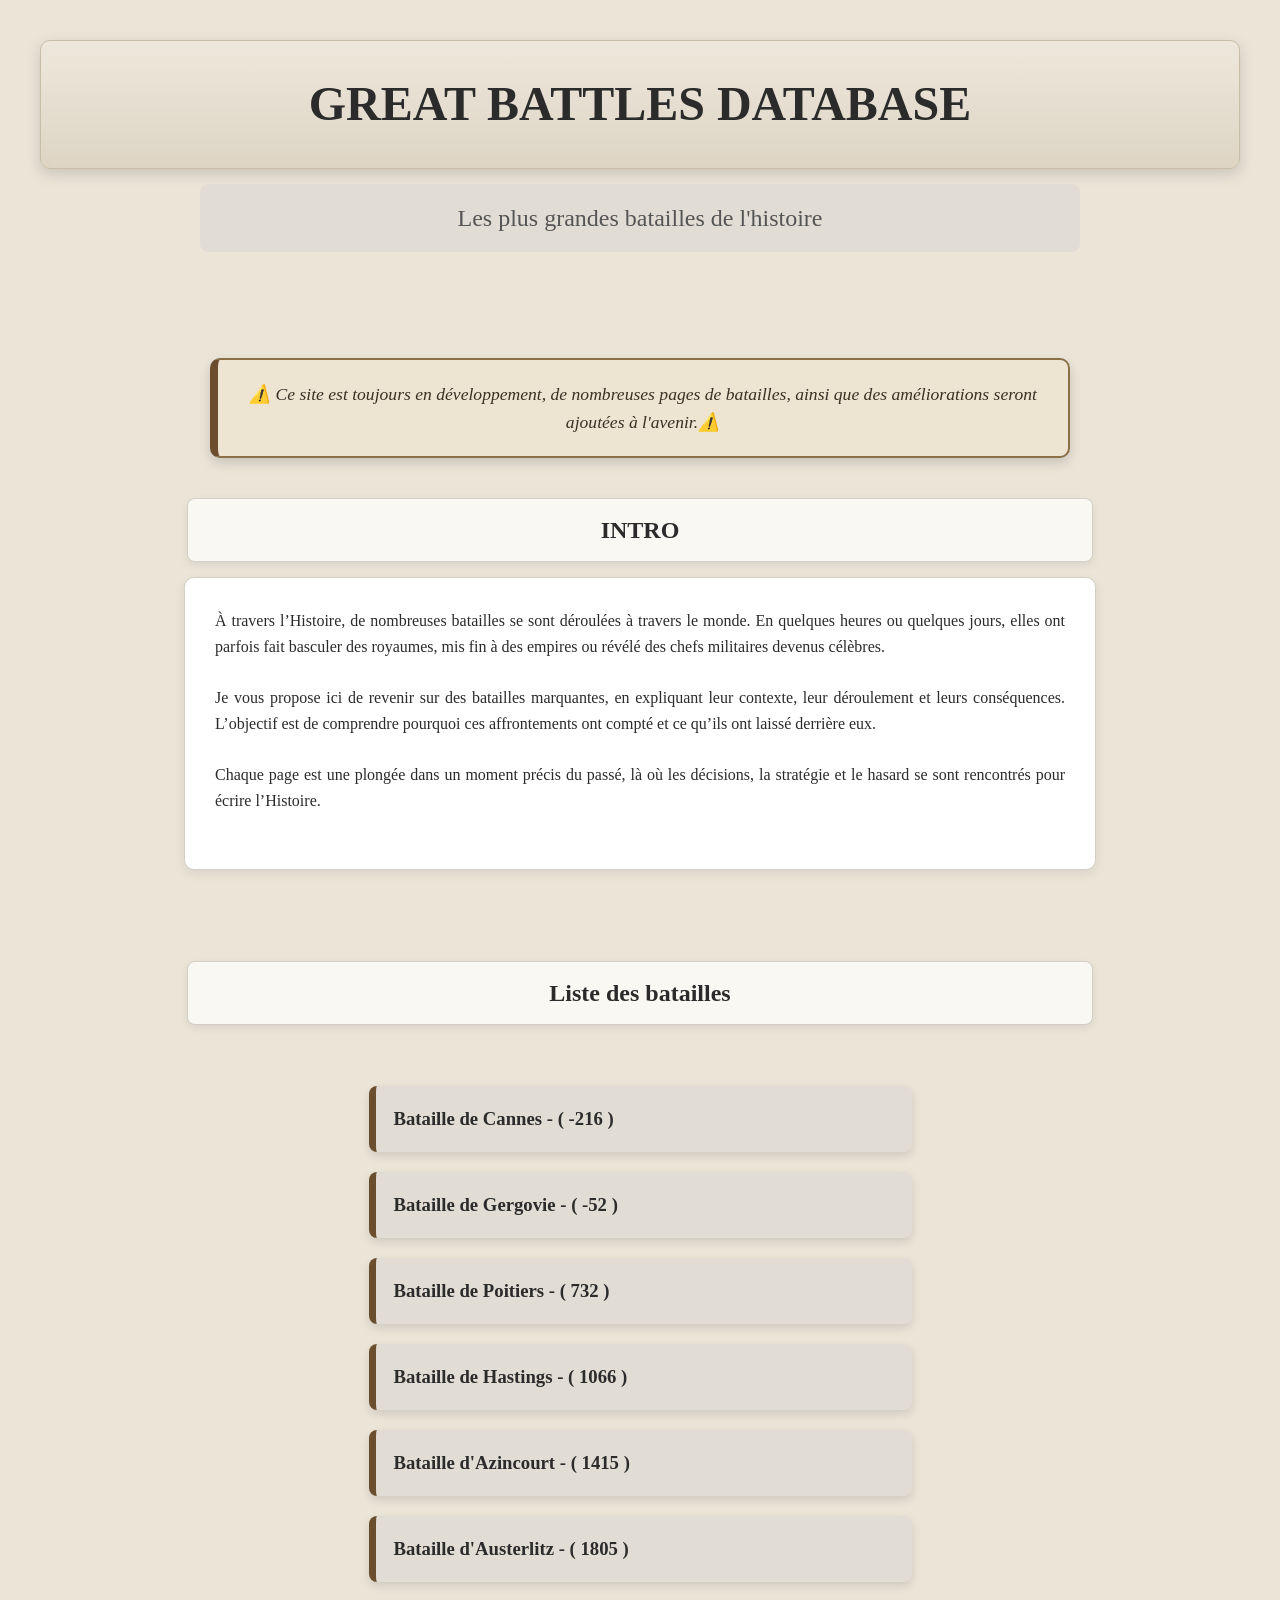
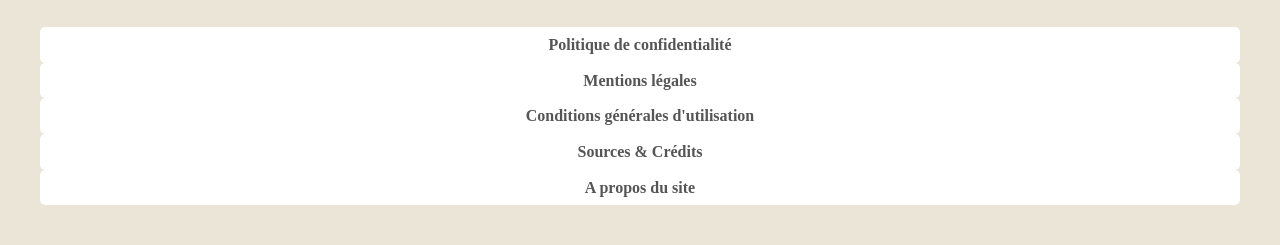
<file: index.html>
<!DOCTYPE html>
<html lang="fr">
<head>
  <meta charset="UTF-8">
  <meta http-equiv="X-UA-Compatible" content="IE=edge">
  <meta name="viewport" content="width=device-width, initial-scale=1.0">
  <link rel="stylesheet" href="css/style.css">
  <title>Great-Battles-Database.com/homepage.html</title>
</head>
<body>
  <h1>GREAT BATTLES DATABASE</h1>
  <h2>Les plus grandes batailles de l'histoire</h2>
  <br>
  <div class="development-message">⚠️ Ce site est toujours en développement, de nombreuses pages de batailles, ainsi que des améliorations seront ajoutées à l'avenir.⚠️</div>
  <h5>INTRO</h5>
  <p>À travers l’Histoire, de nombreuses batailles se sont déroulées à travers le monde. En quelques heures ou quelques jours, elles ont parfois fait basculer des royaumes, mis fin à des empires ou révélé des chefs militaires devenus célèbres.<br>
<br>
Je vous propose ici de revenir sur des batailles marquantes, en expliquant leur contexte, leur déroulement et leurs conséquences. L’objectif est de comprendre pourquoi ces affrontements ont compté et ce qu’ils ont laissé derrière eux.<br>
<br>
Chaque page est une plongée dans un moment précis du passé, là où les décisions, la stratégie et le hasard se sont rencontrés pour écrire l’Histoire.<br>
  <br></p>
  <br>
  <br>
  <h5>Liste des batailles</h5>
  <br>
  <div class="themebutton"><a href="pages_batailles/bataille-cannes.html"><h3>Bataille de Cannes - ( -216 )</h3></a></div>
  <div class="themebutton"><a href="pages_batailles/bataille-gergovie.html"><h3>Bataille de Gergovie - ( -52 )</h3></a></div>
  <div class="themebutton"><a href="pages_batailles/bataille-poitiers.html"><h3>Bataille de Poitiers - ( 732 )</h3></a></div>
  <div class="themebutton"><a href="pages_batailles/bataille-hastings.html"><h3>Bataille de Hastings - ( 1066 )</h3></a></div>
  <div class="themebutton"><a href="pages_batailles/bataille-azincourt.html"><h3>Bataille d'Azincourt - ( 1415 )</h3></a></div>
  <div class="themebutton"><a href="pages_batailles/bataille-austerlitz.html"><h3>Bataille d'Austerlitz - ( 1805 )</h3></a></div>
  <br>
  <div class="legaltoolsbutton"><a href="legal_pages/politique-confidentialite.html"><h4>Politique de confidentialité</h4></a></div>
  <div class="legaltoolsbutton"><a href="legal_pages/mentions-legales.html"><h4>Mentions légales</h4></a></div>
  <div class="legaltoolsbutton"><a href="legal_pages/conditions-generales.html"><h4>Conditions générales d'utilisation</h4></a></div>
  <div class="legaltoolsbutton"><a href="legal_pages/sources-credits.html"><h4>Sources & Crédits</h4></a></div>
  <div class="legaltoolsbutton"><a href="legal_pages/a-propos-du-site.html"><h4>A propos du site</h4></a></div>
</body>
</html>
</file>
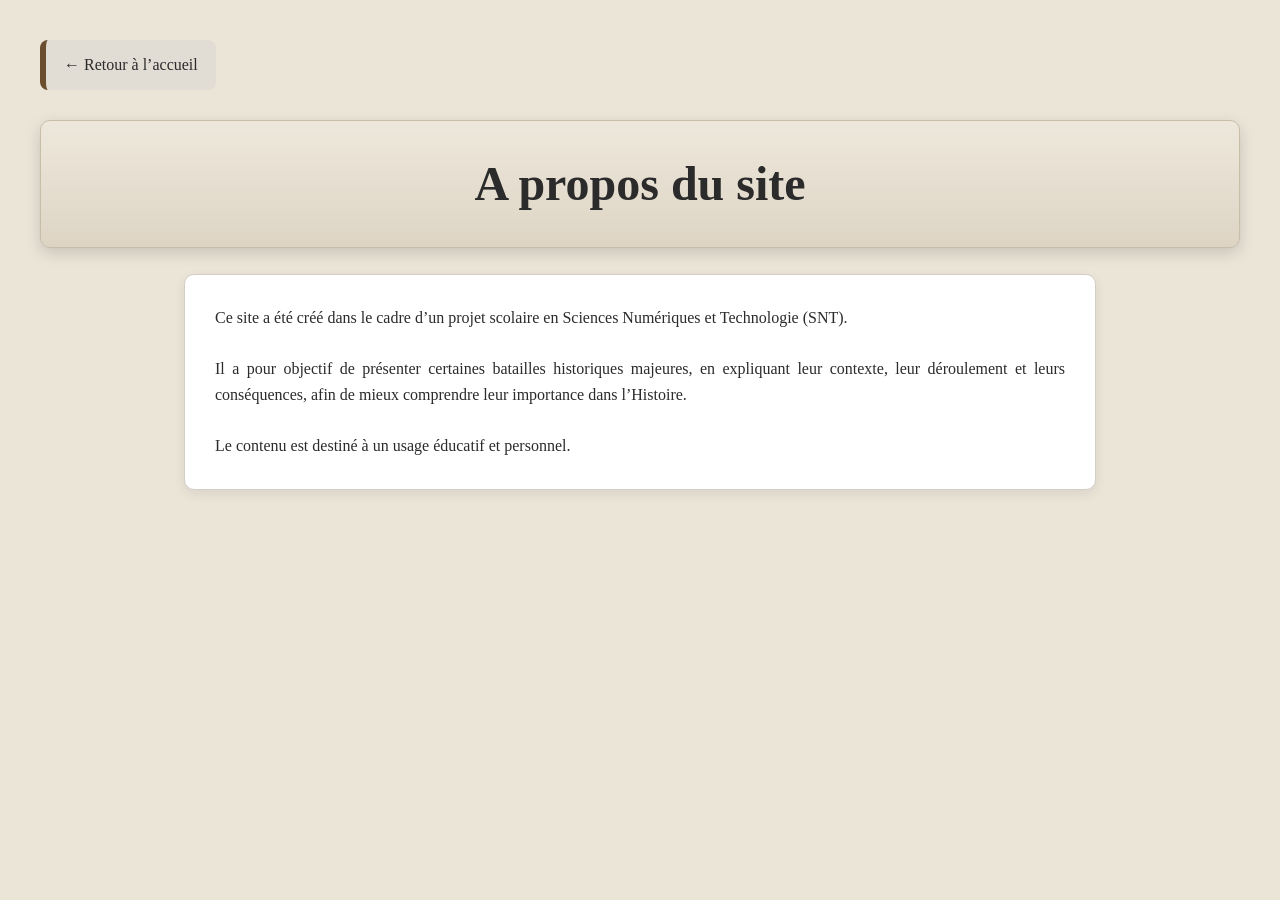
<file: legal_pages/a-propos-du-site.html>
<!DOCTYPE html>
<html lang="fr">
<head>
  <meta charset="UTF-8">
  <meta http-equiv="X-UA-Compatible" content="IE=edge">
  <meta name="viewport" content="width=device-width, initial-scale=1.0">
  <link rel="stylesheet" href="../css/style.css">
  <title>Great-Battles-Database - A propos du site </title>
</head>
<body>
  <a href="../index.html" class="backbutton">← Retour à l’accueil</a>
  <h1>A propos du site</h1>
  <br>
  <p>
    Ce site a été créé dans le cadre d’un projet scolaire en Sciences Numériques et Technologie (SNT).<br>
<br>
Il a pour objectif de présenter certaines batailles historiques majeures, en expliquant leur contexte, leur déroulement et leurs conséquences, afin de mieux comprendre leur importance dans l’Histoire.<br>
<br>
Le contenu est destiné à un usage éducatif et personnel.
  </p>
</body>
</html>
</file>
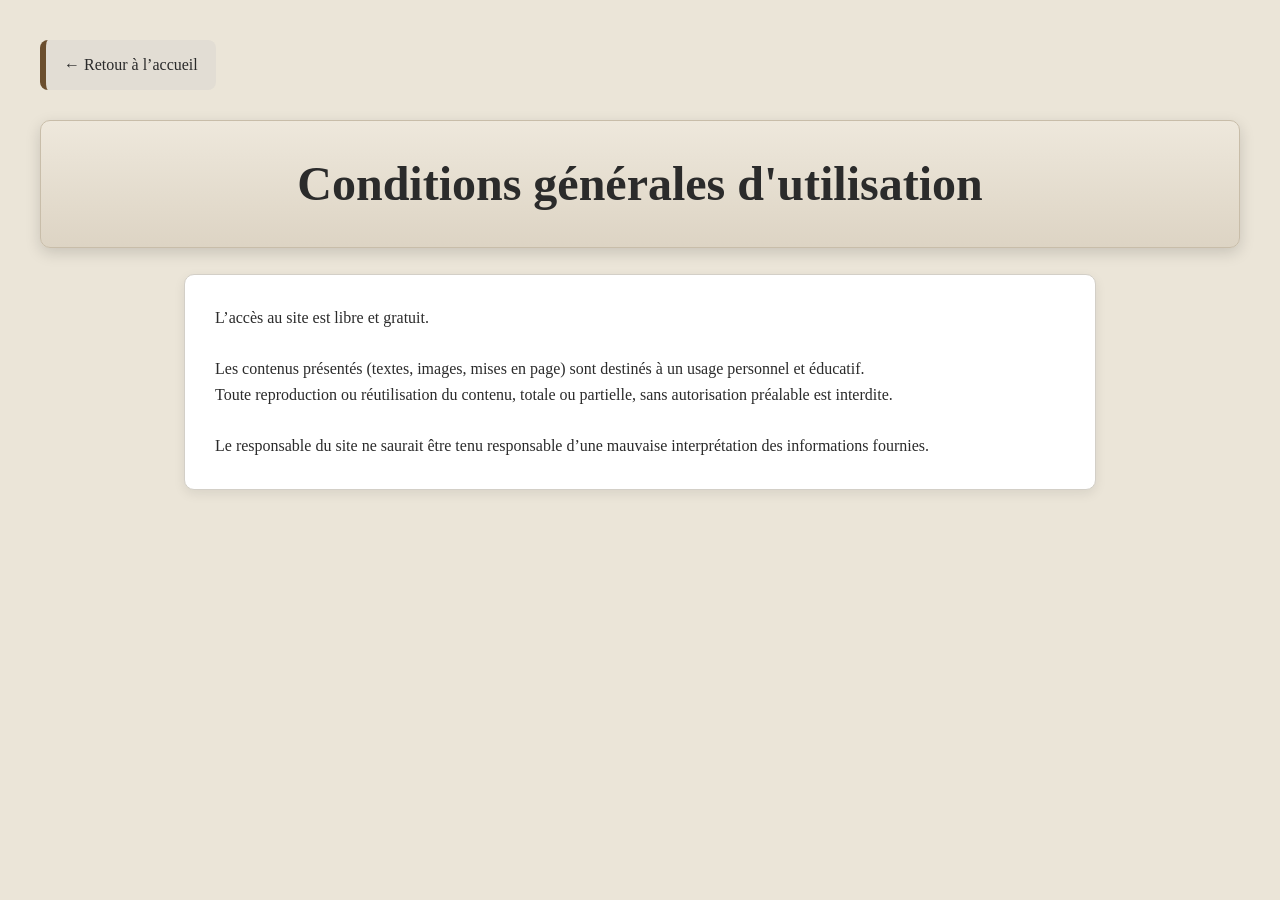
<file: legal_pages/conditions-generales.html>
<!DOCTYPE html>
<html lang="fr">
<head>
  <meta charset="UTF-8">
  <meta http-equiv="X-UA-Compatible" content="IE=edge">
  <meta name="viewport" content="width=device-width, initial-scale=1.0">
  <link rel="stylesheet" href="../css/style.css">
  <title>Great Battles Database - Conditions Générales d'Utilisation</title>
</head>
<body>
  <a href="../index.html" class="backbutton">← Retour à l’accueil</a>
  <h1>Conditions générales d'utilisation</h1>
  <br>
  <p>
    L’accès au site est libre et gratuit.<br>
<br>
Les contenus présentés (textes, images, mises en page) sont destinés à un usage personnel et éducatif.<br>
Toute reproduction ou réutilisation du contenu, totale ou partielle, sans autorisation préalable est interdite.<br>
<br>
Le responsable du site ne saurait être tenu responsable d’une mauvaise interprétation des informations fournies.
  </p>
</body>
</html>
</file>
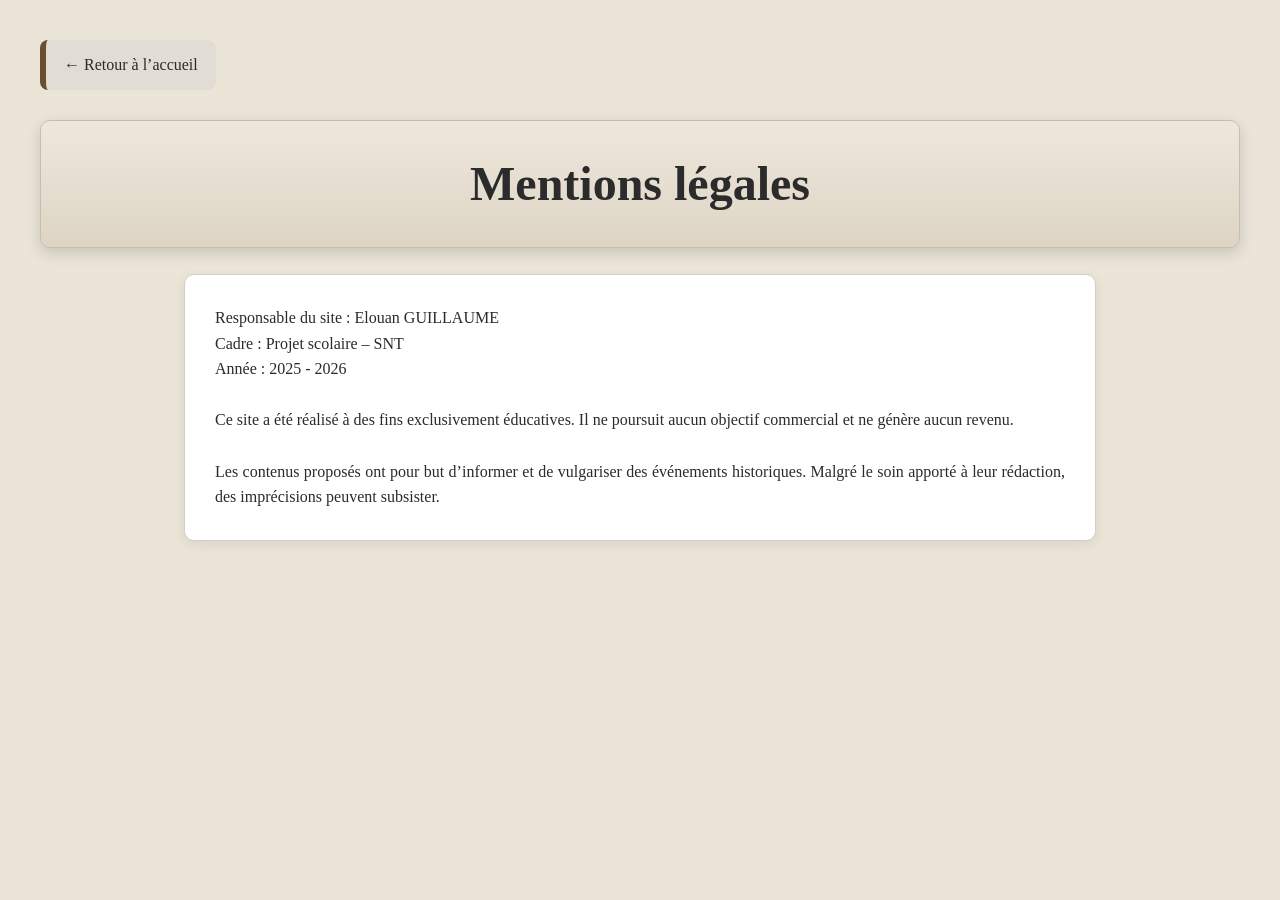
<file: legal_pages/mentions-legales.html>
<!DOCTYPE html>
<html lang="fr">
<head>
  <meta charset="UTF-8">
  <meta http-equiv="X-UA-Compatible" content="IE=edge">
  <meta name="viewport" content="width=device-width, initial-scale=1.0">
  <link rel="stylesheet" href="../css/style.css">
  <title>Great Battles Database - Mentions légales</title>
</head>
<body>
  <a href="../index.html" class="backbutton">← Retour à l’accueil</a>
  <h1>Mentions légales</h1>
  <br>
  <p>
Responsable du site : Elouan GUILLAUME<br>
Cadre : Projet scolaire – SNT<br>
Année : 2025 - 2026<br>
<br>
Ce site a été réalisé à des fins exclusivement éducatives.
Il ne poursuit aucun objectif commercial et ne génère aucun revenu.<br>
<br>
Les contenus proposés ont pour but d’informer et de vulgariser des événements historiques. Malgré le soin apporté à leur rédaction, des imprécisions peuvent subsister.
  </p>
</body>
</html>
</file>
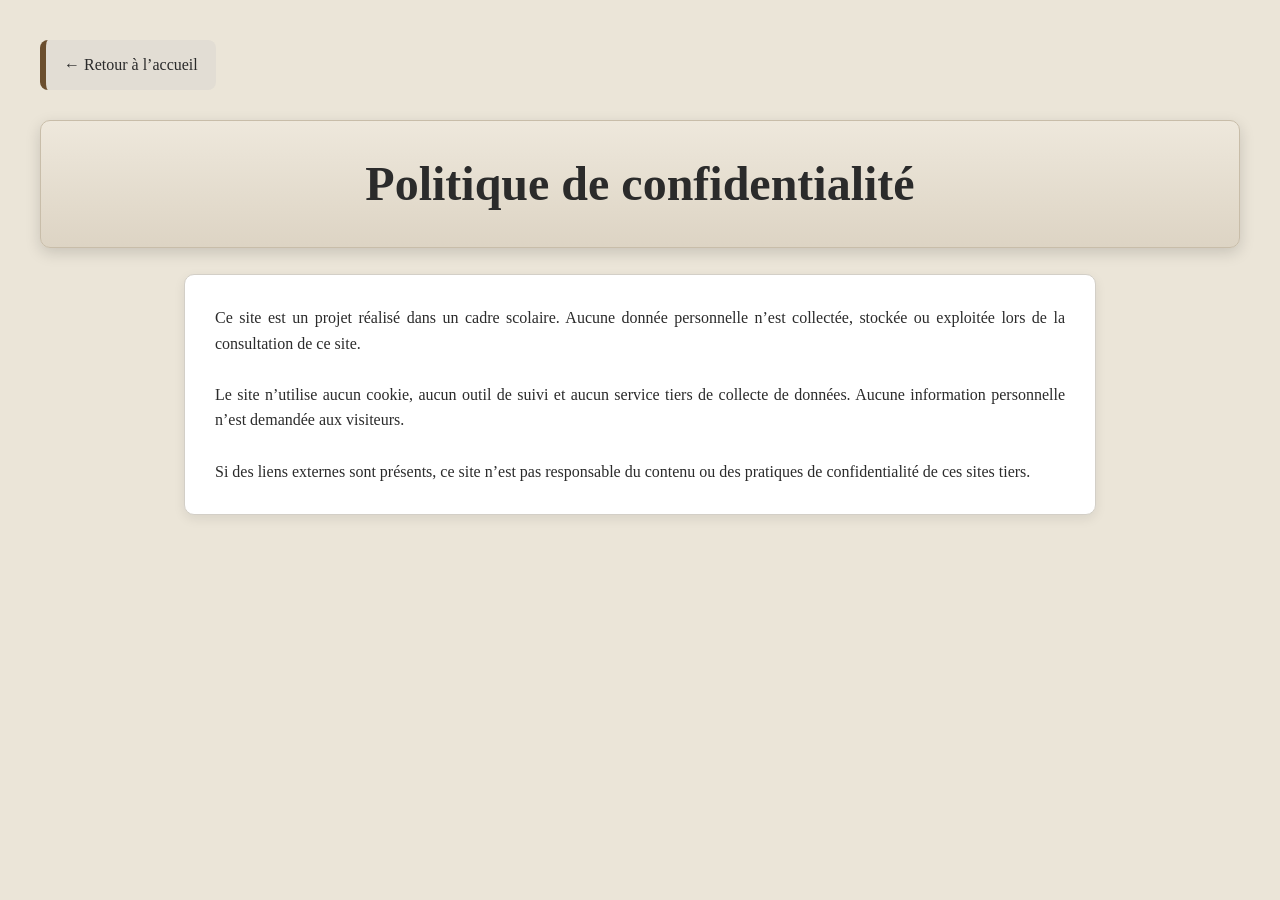
<file: legal_pages/politique-confidentialite.html>
<!DOCTYPE html>
<html lang="fr">
<head>
  <meta charset="UTF-8">
  <meta http-equiv="X-UA-Compatible" content="IE=edge">
  <meta name="viewport" content="width=device-width, initial-scale=1.0">
  <link rel="stylesheet" href="../css/style.css">
  <title>Great Battles Database - Politique de Confidentialité</title>
</head>
<body>
  <a href="../index.html" class="backbutton">← Retour à l’accueil</a>
  <h1>Politique de confidentialité</h1>
  <br>
  <p>Ce site est un projet réalisé dans un cadre scolaire.
Aucune donnée personnelle n’est collectée, stockée ou exploitée lors de la consultation de ce site.<br>
<br>
Le site n’utilise aucun cookie, aucun outil de suivi et aucun service tiers de collecte de données.
Aucune information personnelle n’est demandée aux visiteurs.<br>
<br>
Si des liens externes sont présents, ce site n’est pas responsable du contenu ou des pratiques de confidentialité de ces sites tiers.<br>
</p>
</body>
</html>
</file>
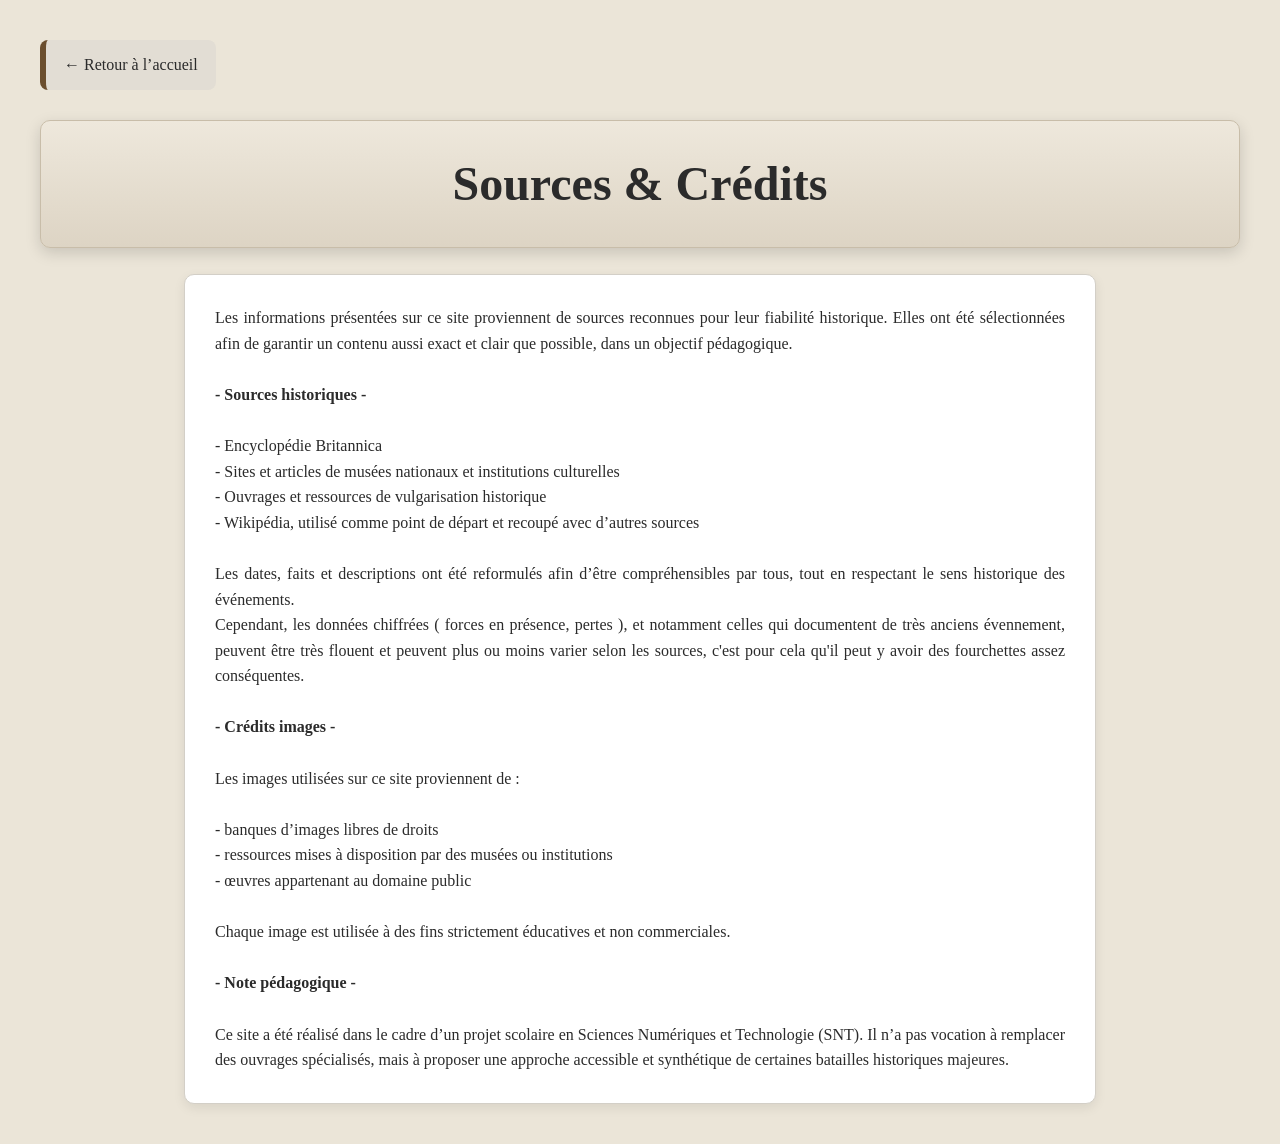
<file: legal_pages/sources-credits.html>
<!DOCTYPE html>
<html lang="fr">
<head>
  <meta charset="UTF-8">
  <meta http-equiv="X-UA-Compatible" content="IE=edge">
  <meta name="viewport" content="width=device-width, initial-scale=1.0">
  <link rel="stylesheet" href="../css/style.css">
  <title>Great Battles Database - Source & Crédits</title>
</head>
<body>
  <a href="../index.html" class="backbutton">← Retour à l’accueil</a>
  <h1>Sources & Crédits</h1>
  <br>
  <p>
    Les informations présentées sur ce site proviennent de sources reconnues pour leur fiabilité historique. Elles ont été sélectionnées afin de garantir un contenu aussi exact et clair que possible, dans un objectif pédagogique.<br>
<br>
<b>- Sources historiques -</b><br>
<br>
- Encyclopédie Britannica<br>

- Sites et articles de musées nationaux et institutions culturelles<br>

- Ouvrages et ressources de vulgarisation historique<br>

- Wikipédia, utilisé comme point de départ et recoupé avec d’autres sources<br>
<br>
Les dates, faits et descriptions ont été reformulés afin d’être compréhensibles par tous, tout en respectant le sens historique des événements.<br>
Cependant, les données chiffrées ( forces en présence, pertes ), et notamment celles qui documentent de très anciens évennement, peuvent être très flouent et peuvent plus ou moins varier selon les sources, c'est pour cela qu'il peut y avoir des fourchettes assez conséquentes.<br>
<br>
<b>- Crédits images -</b><br>
<br>
Les images utilisées sur ce site proviennent de :<br>
<br>
- banques d’images libres de droits<br>

- ressources mises à disposition par des musées ou institutions<br>

- œuvres appartenant au domaine public<br>
<br>
Chaque image est utilisée à des fins strictement éducatives et non commerciales.<br>
<br>
<b>- Note pédagogique -</b><br>
<br>
Ce site a été réalisé dans le cadre d’un projet scolaire en Sciences Numériques et Technologie (SNT).
Il n’a pas vocation à remplacer des ouvrages spécialisés, mais à proposer une approche accessible et synthétique de certaines batailles historiques majeures.
  </p>
</body>
</html>
</file>
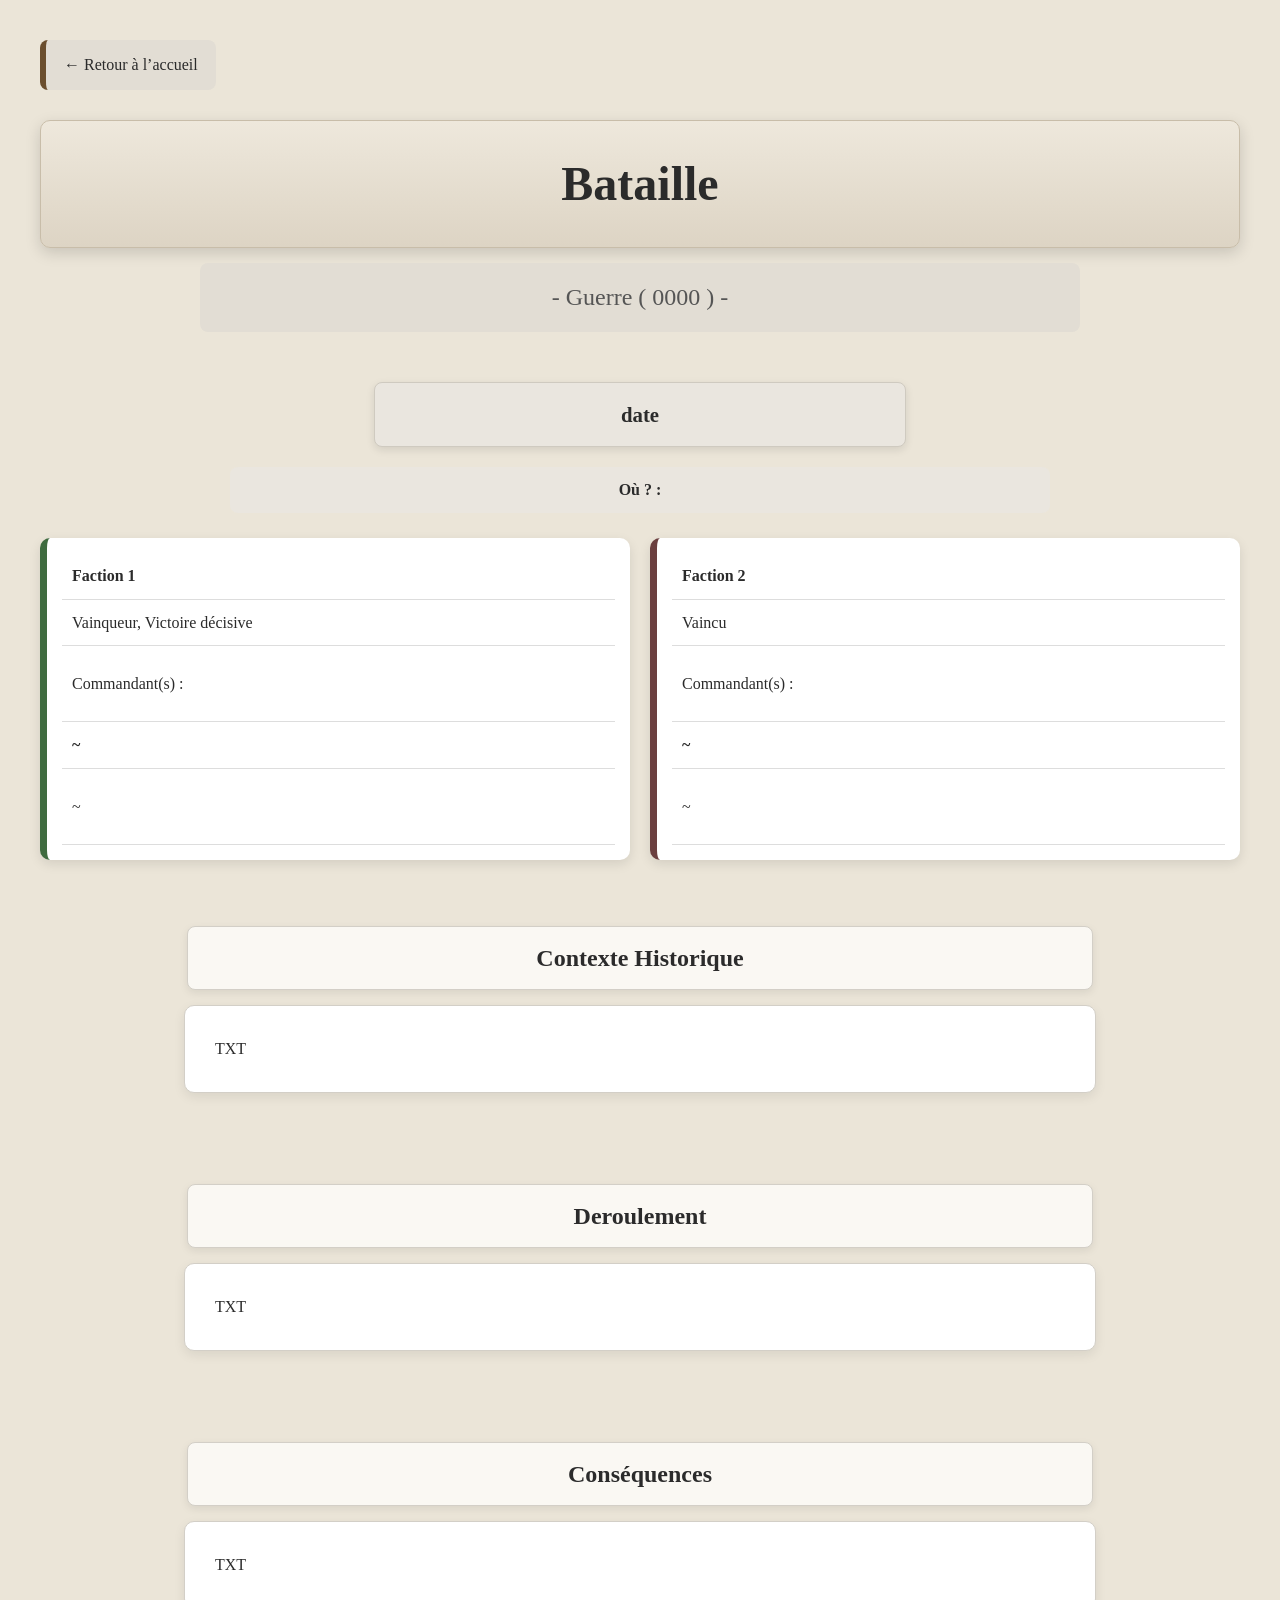
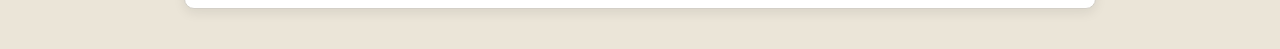
<file: modele_pages_batailles/modele.html>
<!DOCTYPE html>
<html lang="fr">
<head>
  <meta charset="UTF-8">
  <meta http-equiv="X-UA-Compatible" content="IE=edge">
  <meta name="viewport" content="width=device-width, initial-scale=1.0">
  <link rel="stylesheet" href="../css/style.css">
  <title>Great Battles Database - Homepage</title>
</head>
<body>
  <a href="../index.html" class="backbutton">← Retour à l’accueil</a>
  <h1>Bataille</h1>
  <h2>- Guerre ( 0000 ) -</h2>
  <div class="infoboard">date</div>
  <div class="infoboard2"><b>Où ? : </b></div><br>
  <div class="faction-container">
    <div class="infoboardfaction1">
      <div><b>Faction 1</b></div>
      <div>Vainqueur, Victoire décisive</div>
      <div class="agrandir">Commandant(s) : </div>
      <div><b>~ </b></div>
      <div class="agrandir">~ </div>
    </div>
     <div class="infoboardfaction2">
      <div><b>Faction 2</b></div>
      <div>Vaincu</div>
      <div class="agrandir">Commandant(s) : </div>
      <div><b>~ </b></div>
      <div class="agrandir">~ </div>
    </div>
  </div>
  <br>
  <h5>Contexte Historique</h5>
  <p>TXT</p>
  <br>
  <br>
  <h5>Deroulement</h5>
  <p>TXT</p>
  <br>
  <br>
  <h5>Conséquences</h5>
  <p>TXT</p>
</body>
</html>
</file>
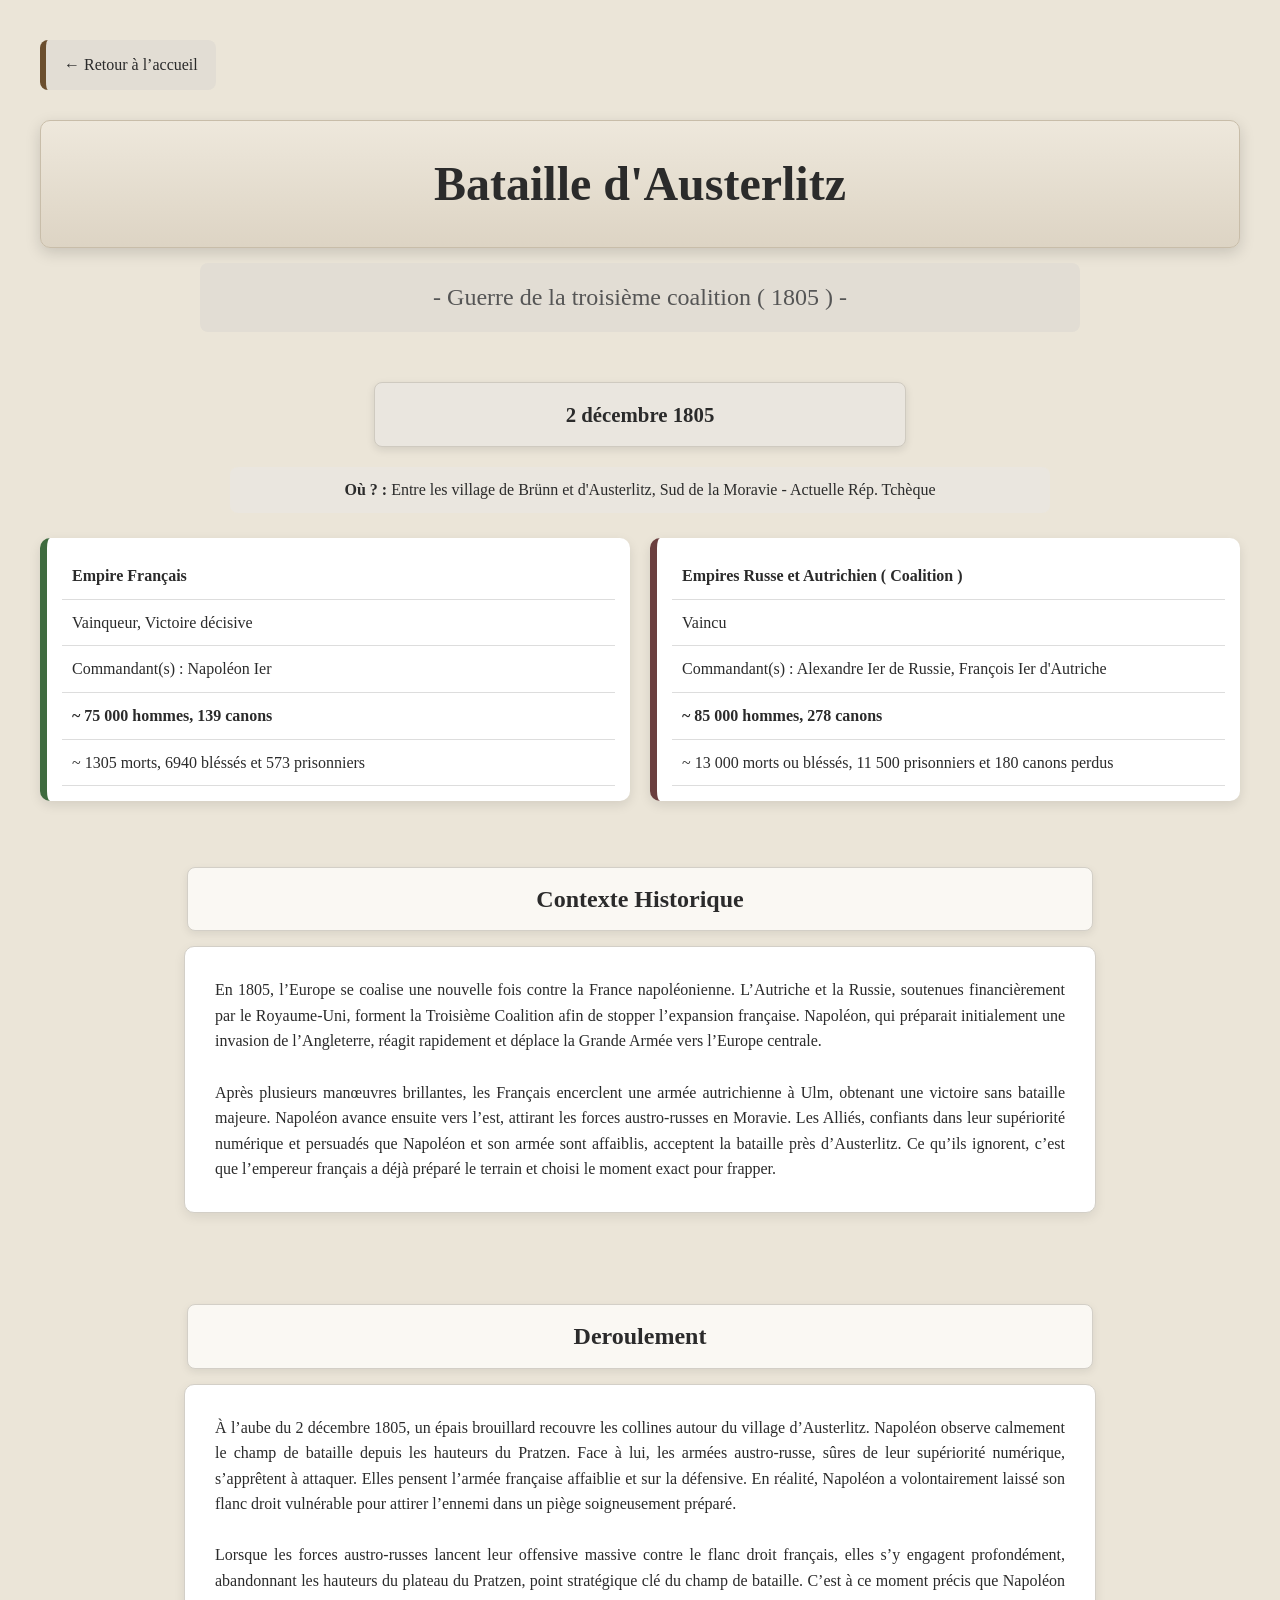
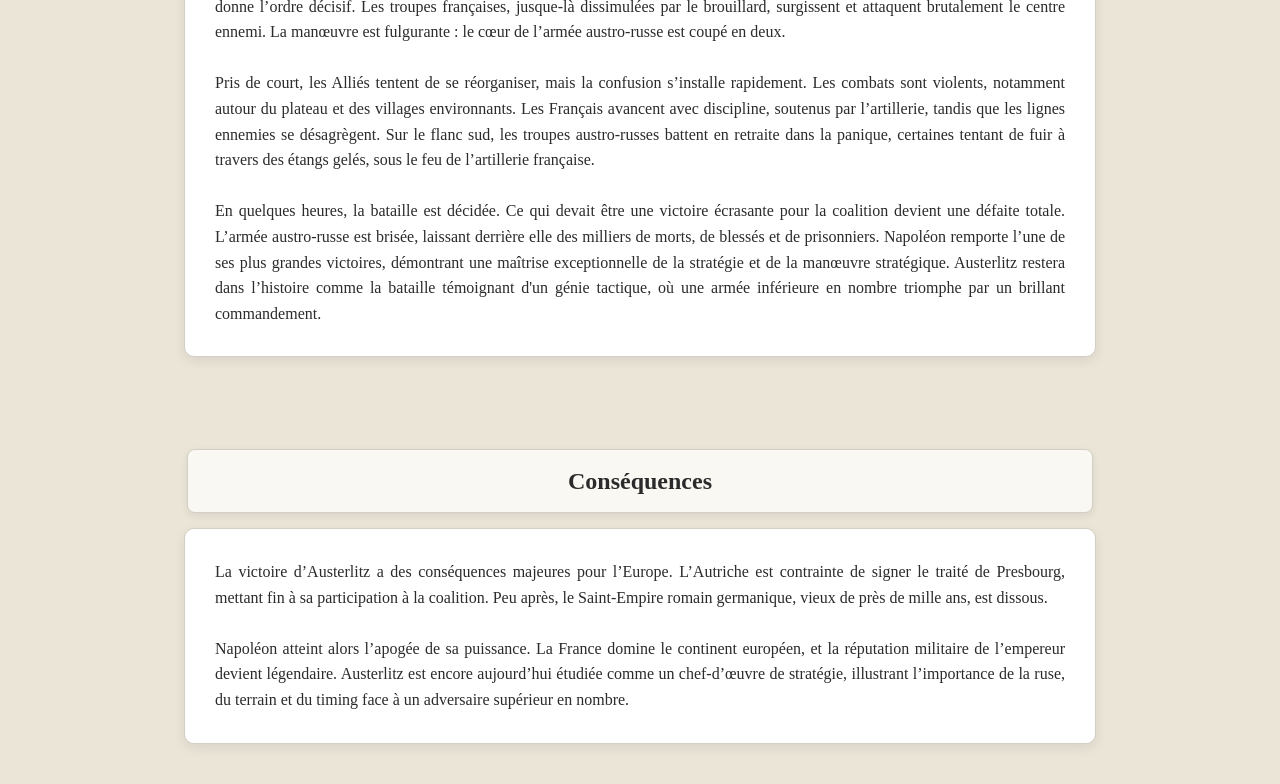
<file: pages_batailles/bataille-austerlitz.html>
<!DOCTYPE html>
<html lang="fr">
<head>
  <meta charset="UTF-8">
  <meta http-equiv="X-UA-Compatible" content="IE=edge">
  <meta name="viewport" content="width=device-width, initial-scale=1.0">
  <link rel="stylesheet" href="../css/style.css">
  <title>Great Battles Database - Bataille d'Austerlitz</title>
</head>
<body>
  <a href="../index.html" class="backbutton">← Retour à l’accueil</a>
  <h1>Bataille d'Austerlitz</h1>
  <h2>- Guerre de la troisième coalition ( 1805 ) -</h2>
  <div class="infoboard">2 décembre 1805</div>
  <div class="infoboard2"><b>Où ? :</b> Entre les village de Brünn et d'Austerlitz, Sud de la Moravie - Actuelle Rép. Tchèque</div><br>
  <div class="faction-container">
    <div class="infoboardfaction1">
      <div><b>Empire Français</b></div>
      <div>Vainqueur, Victoire décisive</div>
      <div>Commandant(s) : Napoléon Ier</div>
      <div><b>~ 75 000 hommes, 139 canons</b></div>
      <div>~ 1305 morts, 6940 bléssés et 573 prisonniers</div>
    </div>
     <div class="infoboardfaction2">
      <div><b>Empires Russe et Autrichien ( Coalition )</b></div>
      <div>Vaincu</div>
      <div>Commandant(s) : Alexandre Ier de Russie, François Ier d'Autriche</div>
      <div><b>~ 85 000 hommes, 278 canons</b></div>
      <div>~ 13 000 morts ou bléssés, 11 500 prisonniers et 180 canons perdus</div>
    </div>
  </div>
  <br>
  <h5>Contexte Historique</h5>
  <p>En 1805, l’Europe se coalise une nouvelle fois contre la France napoléonienne. L’Autriche et la Russie, soutenues financièrement par le Royaume-Uni, forment la Troisième Coalition afin de stopper l’expansion française. Napoléon, qui préparait initialement une invasion de l’Angleterre, réagit rapidement et déplace la Grande Armée vers l’Europe centrale.<br>
<br>
Après plusieurs manœuvres brillantes, les Français encerclent une armée autrichienne à Ulm, obtenant une victoire sans bataille majeure. Napoléon avance ensuite vers l’est, attirant les forces austro-russes en Moravie. Les Alliés, confiants dans leur supériorité numérique et persuadés que Napoléon et son armée sont  affaiblis, acceptent la bataille près d’Austerlitz. Ce qu’ils ignorent, c’est que l’empereur français a déjà préparé le terrain et choisi le moment exact pour frapper.</p>
  <br>
  <br>
  <h5>Deroulement</h5>
  <p>À l’aube du 2 décembre 1805, un épais brouillard recouvre les collines autour du village d’Austerlitz. Napoléon observe calmement le champ de bataille depuis les hauteurs du Pratzen. Face à lui, les armées austro-russe, sûres de leur supériorité numérique, s’apprêtent à attaquer. Elles pensent l’armée française affaiblie et sur la défensive. En réalité, Napoléon a volontairement laissé son flanc droit vulnérable pour attirer l’ennemi dans un piège soigneusement préparé.<br>
<br>
Lorsque les forces austro-russes lancent leur offensive massive contre le flanc droit français, elles s’y engagent profondément, abandonnant les hauteurs du plateau du Pratzen, point stratégique clé du champ de bataille. C’est à ce moment précis que Napoléon donne l’ordre décisif. Les troupes françaises, jusque-là dissimulées par le brouillard, surgissent et attaquent brutalement le centre ennemi. La manœuvre est fulgurante : le cœur de l’armée austro-russe est coupé en deux.<br>
<br>
Pris de court, les Alliés tentent de se réorganiser, mais la confusion s’installe rapidement. Les combats sont violents, notamment autour du plateau et des villages environnants. Les Français avancent avec discipline, soutenus par l’artillerie, tandis que les lignes ennemies se désagrègent. Sur le flanc sud, les troupes austro-russes battent en retraite dans la panique, certaines tentant de fuir à travers des étangs gelés, sous le feu de l’artillerie française.<br>
<br>
En quelques heures, la bataille est décidée. Ce qui devait être une victoire écrasante pour la coalition devient une défaite totale. L’armée austro-russe est brisée, laissant derrière elle des milliers de morts, de blessés et de prisonniers. Napoléon remporte l’une de ses plus grandes victoires, démontrant une maîtrise exceptionnelle de la stratégie et de la manœuvre stratégique. Austerlitz restera dans l’histoire comme la bataille témoignant d'un génie tactique, où une armée inférieure en nombre triomphe par un brillant commandement.
  </p>
  <br>
  <br>
  <h5>Conséquences</h5>
  <p>La victoire d’Austerlitz a des conséquences majeures pour l’Europe. L’Autriche est contrainte de signer le traité de Presbourg, mettant fin à sa participation à la coalition. Peu après, le Saint-Empire romain germanique, vieux de près de mille ans, est dissous.<br>
<br>
Napoléon atteint alors l’apogée de sa puissance. La France domine le continent européen, et la réputation militaire de l’empereur devient légendaire. Austerlitz est encore aujourd’hui étudiée comme un chef-d’œuvre de stratégie, illustrant l’importance de la ruse, du terrain et du timing face à un adversaire supérieur en nombre.</p>
</body>
</html>
</file>
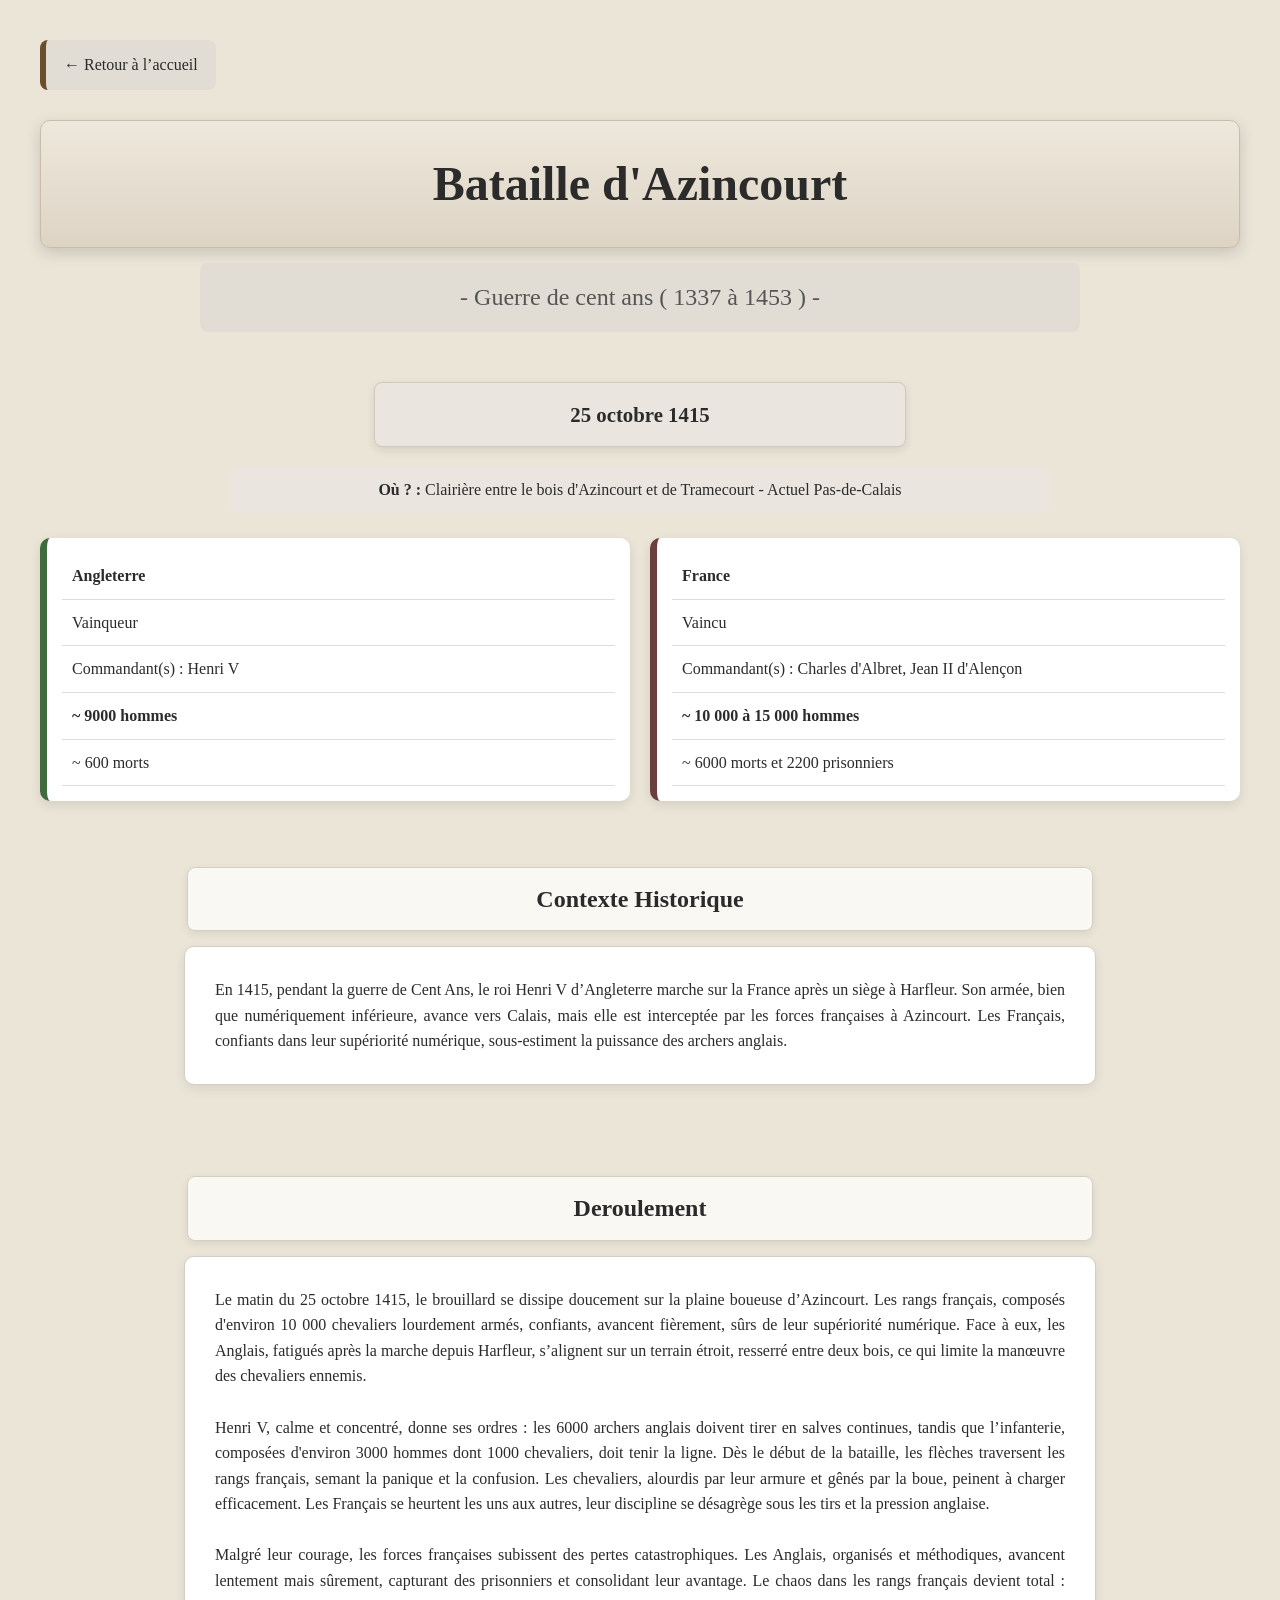
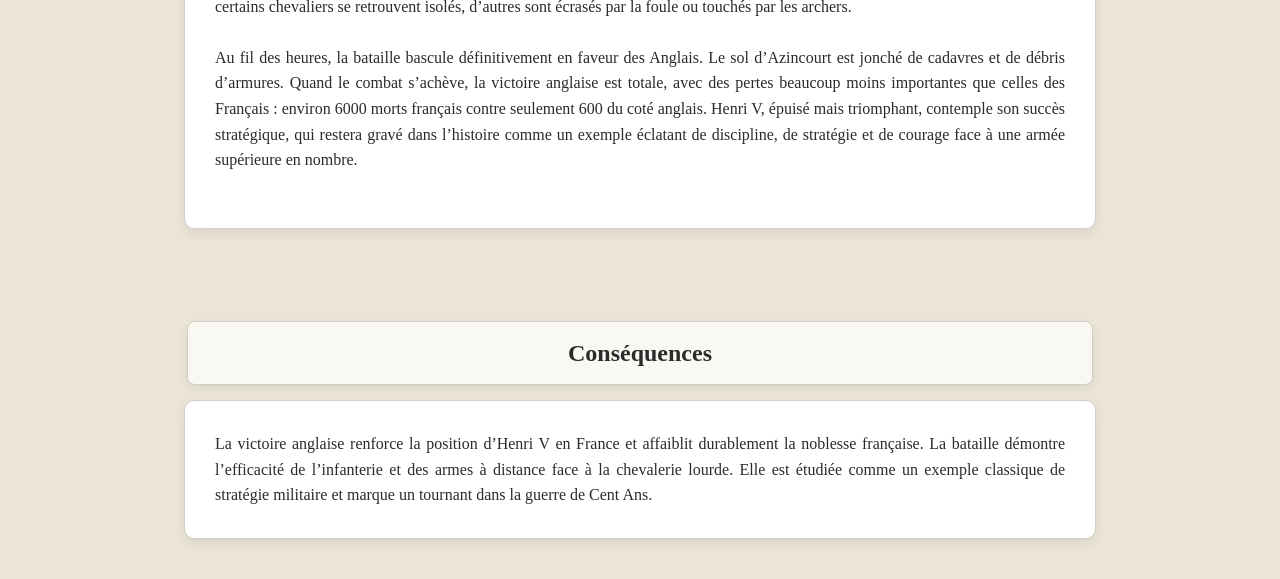
<file: pages_batailles/bataille-azincourt.html>
<!DOCTYPE html>
<html lang="fr">
<head>
  <meta charset="UTF-8">
  <meta http-equiv="X-UA-Compatible" content="IE=edge">
  <meta name="viewport" content="width=device-width, initial-scale=1.0">
  <link rel="stylesheet" href="../css/style.css">
  <title>Great Battles Database - Bataille d'Azincourt</title>
</head>
<body>
  <a href="../index.html" class="backbutton">← Retour à l’accueil</a>
  <h1>Bataille d'Azincourt</h1>
  <h2>- Guerre de cent ans ( 1337 à 1453 ) -</h2>
  <div class="infoboard">25 octobre 1415</div>
  <div class="infoboard2"><b>Où ? :</b> Clairière entre le bois d'Azincourt et de Tramecourt - Actuel Pas-de-Calais</div><br>
  <div class="faction-container">
    <div class="infoboardfaction1">
      <div><b>Angleterre</b></div>
      <div>Vainqueur</div>
      <div>Commandant(s) : Henri V</div>
      <div><b>~ 9000 hommes</b></div>
      <div>~ 600 morts</div>
    </div>
     <div class="infoboardfaction2">
      <div><b>France</b></div>
      <div>Vaincu</div>
      <div>Commandant(s) : Charles d'Albret, Jean II d'Alençon</div>
      <div><b>~ 10 000 à 15 000 hommes</b></div>
      <div>~ 6000 morts et 2200 prisonniers</div>
    </div>
  </div>
  <br>
  <h5>Contexte Historique</h5>
  <p>En 1415, pendant la guerre de Cent Ans, le roi Henri V d’Angleterre marche sur la France après un siège à Harfleur. Son armée, bien que numériquement inférieure, avance vers Calais, mais elle est interceptée par les forces françaises à Azincourt. Les Français, confiants dans leur supériorité numérique, sous-estiment la puissance des archers anglais.</p>
  <br>
  <br>
  <h5>Deroulement</h5>
  <p>Le matin du 25 octobre 1415, le brouillard se dissipe doucement sur la plaine boueuse d’Azincourt. Les rangs français, composés d'environ 10 000 chevaliers lourdement armés, confiants, avancent fièrement, sûrs de leur supériorité numérique. Face à eux, les Anglais, fatigués après la marche depuis Harfleur, s’alignent sur un terrain étroit, resserré entre deux bois, ce qui limite la manœuvre des chevaliers ennemis.<br>
<br>
Henri V, calme et concentré, donne ses ordres : les 6000 archers anglais doivent tirer en salves continues, tandis que l’infanterie, composées d'environ 3000 hommes dont 1000 chevaliers, doit tenir la ligne. Dès le début de la bataille, les flèches traversent les rangs français, semant la panique et la confusion. Les chevaliers, alourdis par leur armure et gênés par la boue, peinent à charger efficacement. Les Français se heurtent les uns aux autres, leur discipline se désagrège sous les tirs et la pression anglaise.<br>
<br>
Malgré leur courage, les forces françaises subissent des pertes catastrophiques. Les Anglais, organisés et méthodiques, avancent lentement mais sûrement, capturant des prisonniers et consolidant leur avantage. Le chaos dans les rangs français devient total : certains chevaliers se retrouvent isolés, d’autres sont écrasés par la foule ou touchés par les archers.<br>
<br>
Au fil des heures, la bataille bascule définitivement en faveur des Anglais. Le sol d’Azincourt est jonché de cadavres et de débris d’armures. Quand le combat s’achève, la victoire anglaise est totale, avec des pertes beaucoup moins importantes que celles des Français : environ 6000 morts français contre seulement 600 du coté anglais. Henri V, épuisé mais triomphant, contemple son succès stratégique, qui restera gravé dans l’histoire comme un exemple éclatant de discipline, de stratégie et de courage face à une armée supérieure en nombre.<br>
  <br>
  </p>
  <br>
  <br>
  <h5>Conséquences</h5>
  <p>La victoire anglaise renforce la position d’Henri V en France et affaiblit durablement la noblesse française. La bataille démontre l’efficacité de l’infanterie et des armes à distance face à la chevalerie lourde. Elle est étudiée comme un exemple classique de stratégie militaire et marque un tournant dans la guerre de Cent Ans.</p>
</body>
</html>
</file>
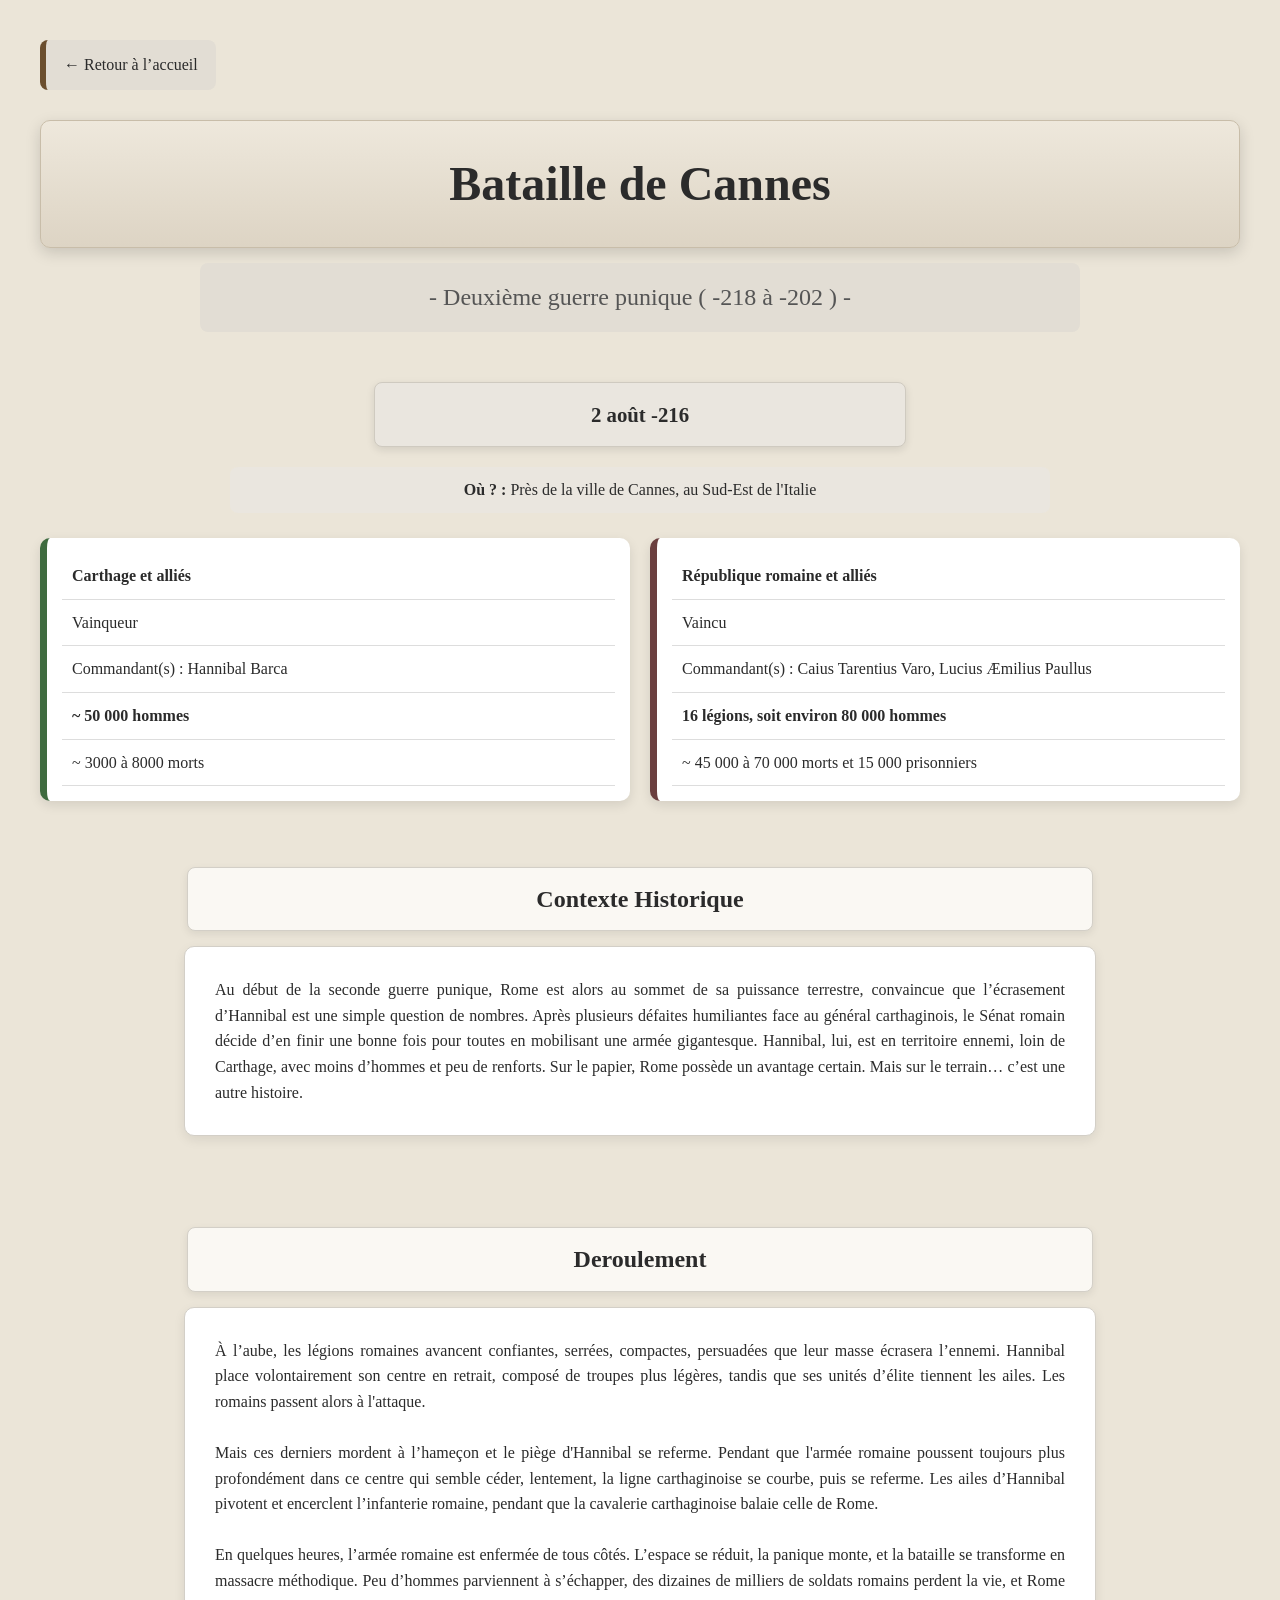
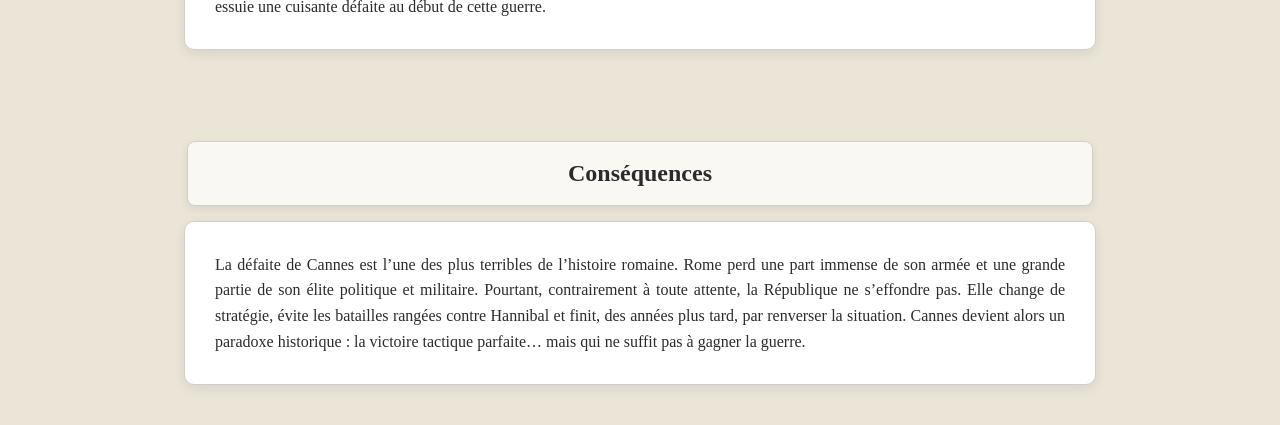
<file: pages_batailles/bataille-cannes.html>
<!DOCTYPE html>
<html lang="fr">
<head>
  <meta charset="UTF-8">
  <meta http-equiv="X-UA-Compatible" content="IE=edge">
  <meta name="viewport" content="width=device-width, initial-scale=1.0">
  <link rel="stylesheet" href="../css/style.css">
  <title>Great Battles Database - Bataille de Cannes</title>
</head>
<body>
  <a href="../index.html" class="backbutton">← Retour à l’accueil</a>
  <h1>Bataille de Cannes</h1>
  <h2>- Deuxième guerre punique ( -218 à -202 ) -</h2>
  <div class="infoboard">2 août -216</div>
  <div class="infoboard2"><b>Où ? :</b> Près de la ville de Cannes, au Sud-Est de l'Italie</div><br>
  <div class="faction-container">
    <div class="infoboardfaction1">
      <div><b>Carthage et alliés</b></div>
      <div>Vainqueur</div>
      <div>Commandant(s) : Hannibal Barca</div>
      <div><b>~ 50 000 hommes</b></div>
      <div>~ 3000 à 8000 morts</div>
    </div>
     <div class="infoboardfaction2">
      <div><b>République romaine et alliés</b></div>
      <div>Vaincu</div>
      <div>Commandant(s) : Caius Tarentius Varo, Lucius Æmilius Paullus</div>
      <div><b>16 légions, soit environ 80 000 hommes</b></div>
      <div>~ 45 000 à 70 000 morts et 15 000 prisonniers</div>
    </div>
  </div>
  <br>
  <h5>Contexte Historique</h5>
  <p> Au début de la seconde guerre punique, Rome est alors au sommet de sa puissance terrestre, convaincue que l’écrasement d’Hannibal est une simple question de nombres. Après plusieurs défaites humiliantes face au général carthaginois, le Sénat romain décide d’en finir une bonne fois pour toutes en mobilisant une armée gigantesque. Hannibal, lui, est en territoire ennemi, loin de Carthage, avec moins d’hommes et peu de renforts. Sur le papier, Rome possède un avantage certain. Mais sur le terrain… c’est une autre histoire.</p>
  <br>
  <br>
  <h5>Deroulement</h5>
  <p>À l’aube, les légions romaines avancent confiantes, serrées, compactes, persuadées que leur masse écrasera l’ennemi. Hannibal place volontairement son centre en retrait, composé de troupes plus légères, tandis que ses unités d’élite tiennent les ailes. Les romains passent alors à l'attaque.<br>
<br>
Mais ces derniers mordent à l’hameçon et le piège d'Hannibal se referme. Pendant que l'armée romaine poussent toujours plus profondément dans ce centre qui semble céder, lentement, la ligne carthaginoise se courbe, puis se referme. Les ailes d’Hannibal pivotent et encerclent l’infanterie romaine, pendant que la cavalerie carthaginoise balaie celle de Rome.<br>
<br>
En quelques heures, l’armée romaine est enfermée de tous côtés. L’espace se réduit, la panique monte, et la bataille se transforme en massacre méthodique. Peu d’hommes parviennent à s’échapper, des dizaines de milliers de soldats romains perdent la vie, et Rome essuie une cuisante défaite au début de cette guerre.
  </p>
  <br>
  <br>
  <h5>Conséquences</h5>
  <p>La défaite de Cannes est l’une des plus terribles de l’histoire romaine. Rome perd une part immense de son armée et une grande partie de son élite politique et militaire. Pourtant, contrairement à toute attente, la République ne s’effondre pas. Elle change de stratégie, évite les batailles rangées contre Hannibal et finit, des années plus tard, par renverser la situation. Cannes devient alors un paradoxe historique : la victoire tactique parfaite… mais qui ne suffit pas à gagner la guerre.</p>
</body>
</html>
</file>
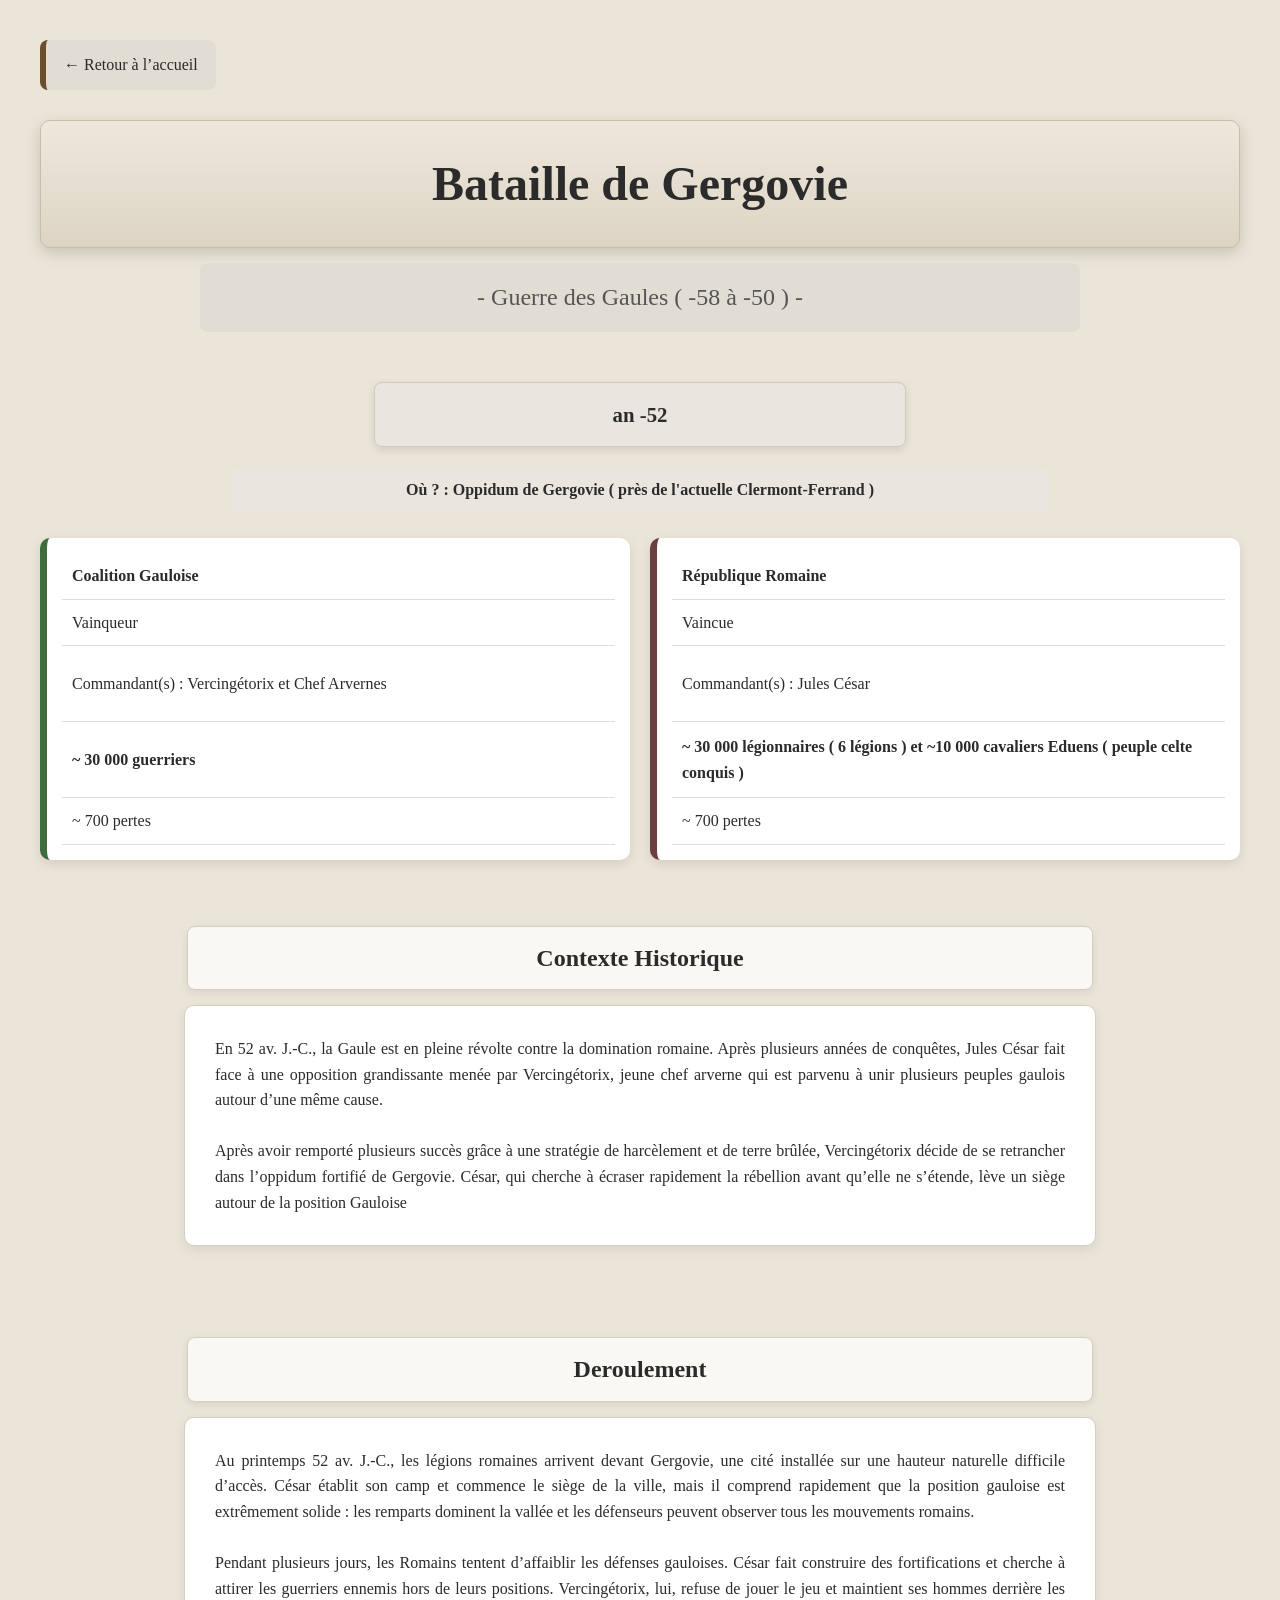
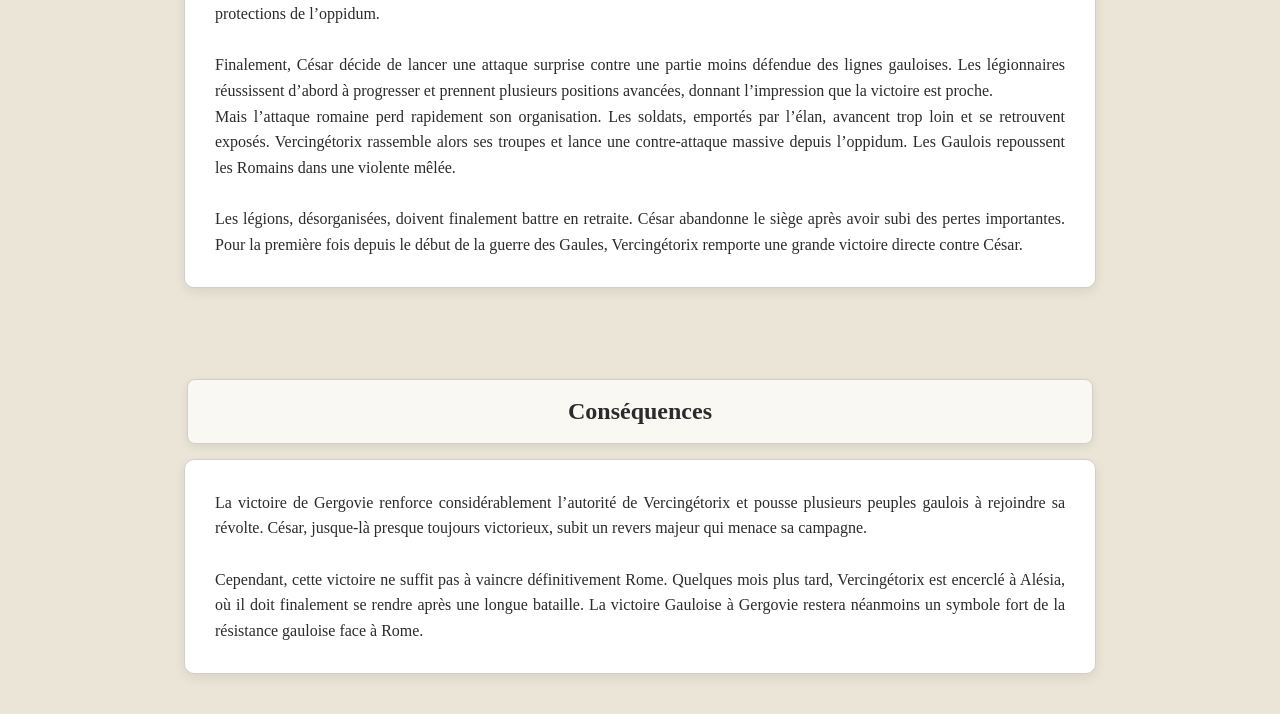
<file: pages_batailles/bataille-gergovie.html>
<!DOCTYPE html>
<html lang="fr">
<head>
  <meta charset="UTF-8">
  <meta http-equiv="X-UA-Compatible" content="IE=edge">
  <meta name="viewport" content="width=device-width, initial-scale=1.0">
  <link rel="stylesheet" href="../css/style.css">
  <title>Great Battles Database - Bataille de Gergovie</title>
</head>
<body>
  <a href="../index.html" class="backbutton">← Retour à l’accueil</a>
  <h1>Bataille de Gergovie</h1>
  <h2>- Guerre des Gaules ( -58 à -50 ) -</h2>
  <div class="infoboard">an -52</div>
  <div class="infoboard2"><b>Où ? : Oppidum de Gergovie ( près de l'actuelle Clermont-Ferrand )</b></div><br>
  <div class="faction-container">
    <div class="infoboardfaction1">
      <div><b>Coalition Gauloise</b></div>
      <div>Vainqueur</div>
      <div class="agrandir">Commandant(s) : Vercingétorix et Chef Arvernes</div>
      <div class="agrandir"><b>~ 30 000 guerriers</b></div>
      <div>~ 700 pertes</div>
    </div>
     <div class="infoboardfaction2">
      <div><b>République Romaine</b></div>
      <div>Vaincue</div>
      <div class="agrandir">Commandant(s) : Jules César</div>
      <div class="agrandir"><b>~ 30 000 légionnaires ( 6 légions ) et ~10 000 cavaliers Eduens ( peuple celte conquis )</b></div>
      <div>~ 700 pertes</div>
    </div>
  </div>
  <br>
  <h5>Contexte Historique</h5>
  <p>En 52 av. J.-C., la Gaule est en pleine révolte contre la domination romaine. Après plusieurs années de conquêtes, Jules César fait face à une opposition grandissante menée par Vercingétorix, jeune chef arverne qui est parvenu à unir plusieurs peuples gaulois autour d’une même cause.<br>
<br>
Après avoir remporté plusieurs succès grâce à une stratégie de harcèlement et de terre brûlée, Vercingétorix décide de se retrancher dans l’oppidum fortifié de Gergovie. César, qui cherche à écraser rapidement la rébellion avant qu’elle ne s’étende, lève un siège autour de la position Gauloise</p>
  <br>
  <br>
  <h5>Deroulement</h5>
  <p>Au printemps 52 av. J.-C., les légions romaines arrivent devant Gergovie, une cité installée sur une hauteur naturelle difficile d’accès. César établit son camp et commence le siège de la ville, mais il comprend rapidement que la position gauloise est extrêmement solide : les remparts dominent la vallée et les défenseurs peuvent observer tous les mouvements romains.<br>
<br>
Pendant plusieurs jours, les Romains tentent d’affaiblir les défenses gauloises. César fait construire des fortifications et cherche à attirer les guerriers ennemis hors de leurs positions. Vercingétorix, lui, refuse de jouer le jeu et maintient ses hommes derrière les protections de l’oppidum.<br>
<br>
Finalement, César décide de lancer une attaque surprise contre une partie moins défendue des lignes gauloises. Les légionnaires réussissent d’abord à progresser et prennent plusieurs positions avancées, donnant l’impression que la victoire est proche.<br>
Mais l’attaque romaine perd rapidement son organisation. Les soldats, emportés par l’élan, avancent trop loin et se retrouvent exposés. Vercingétorix rassemble alors ses troupes et lance une contre-attaque massive depuis l’oppidum. Les Gaulois repoussent les Romains dans une violente mêlée.<br>
<br>
Les légions, désorganisées, doivent finalement battre en retraite. César abandonne le siège après avoir subi des pertes importantes. Pour la première fois depuis le début de la guerre des Gaules, Vercingétorix remporte une grande victoire directe contre César.</p>
  <br>
  <br>
  <h5>Conséquences</h5>
  <p>La victoire de Gergovie renforce considérablement l’autorité de Vercingétorix et pousse plusieurs peuples gaulois à rejoindre sa révolte. César, jusque-là presque toujours victorieux, subit un revers majeur qui menace sa campagne.<br>
<br>
Cependant, cette victoire ne suffit pas à vaincre définitivement Rome. Quelques mois plus tard, Vercingétorix est encerclé à Alésia, où il doit finalement se rendre après une longue bataille. La victoire Gauloise à Gergovie restera néanmoins un symbole fort de la résistance gauloise face à Rome.</p>
</body>
</html>
</file>
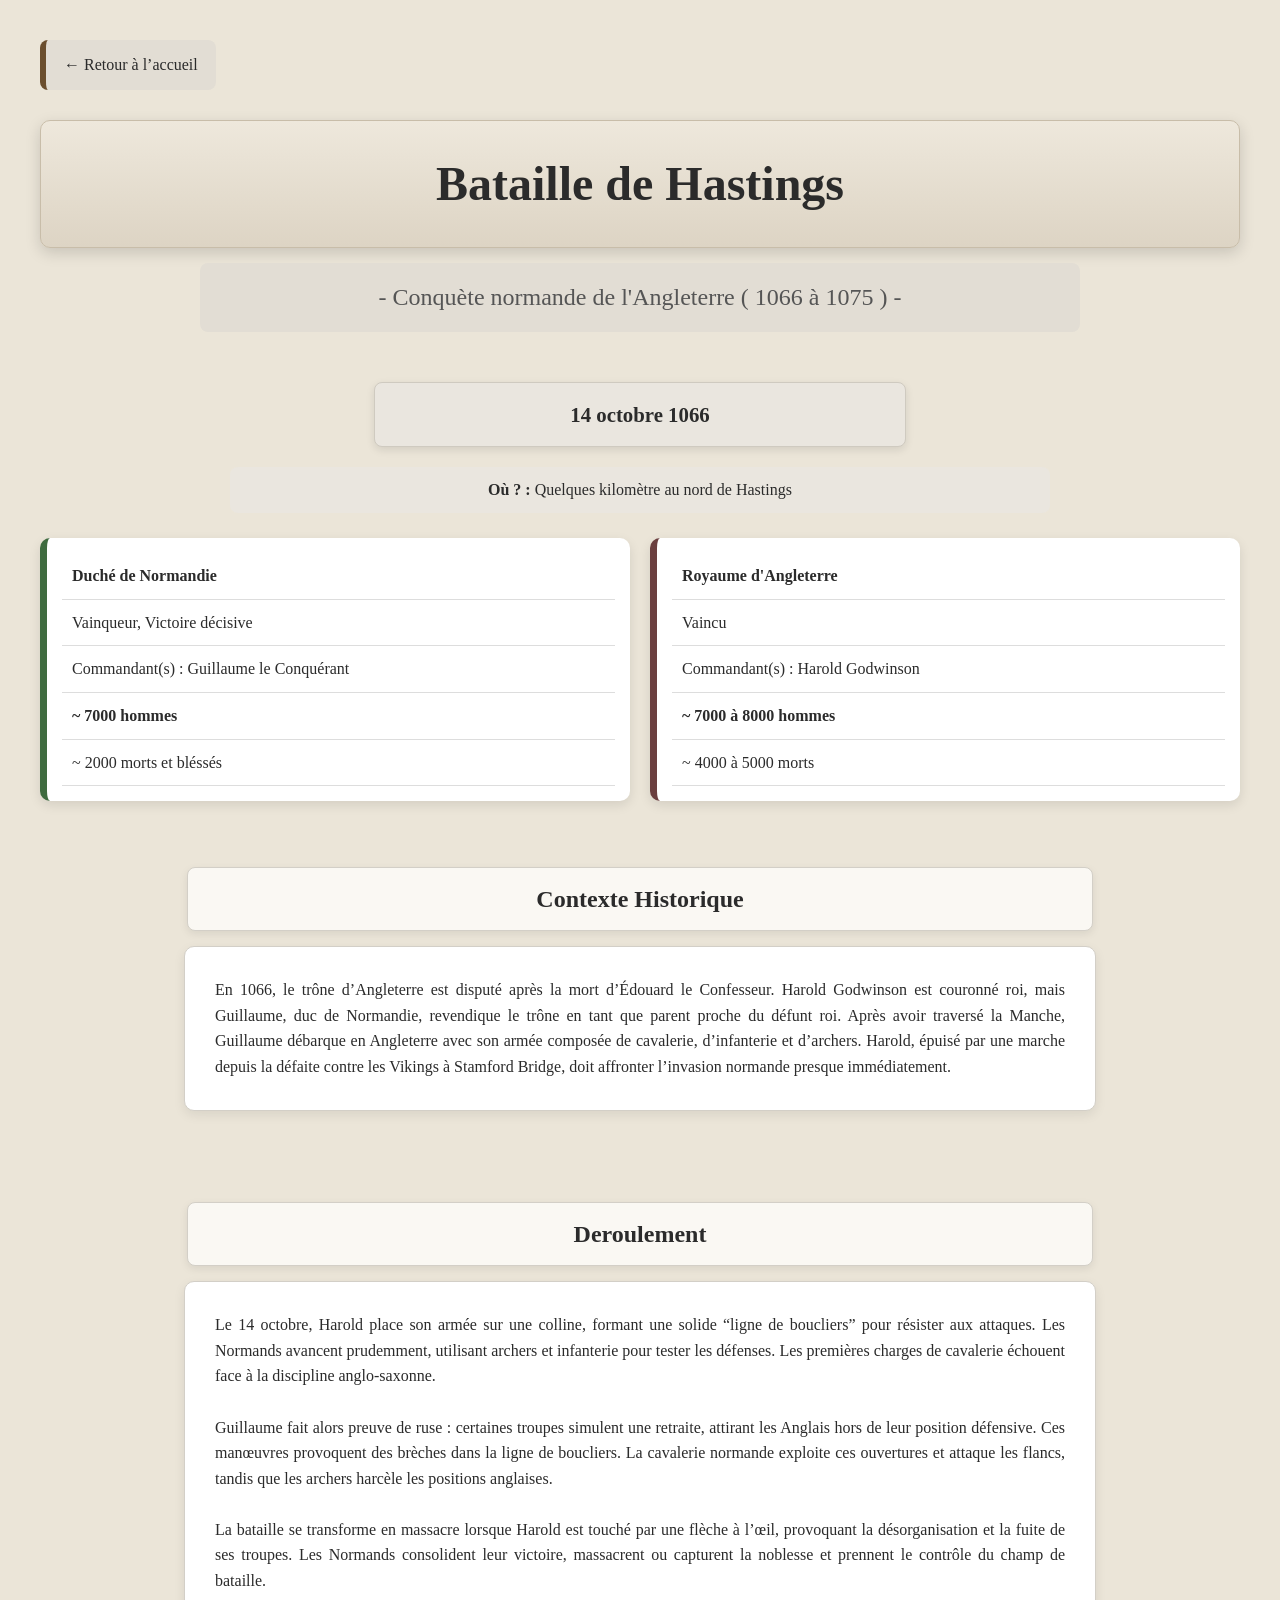
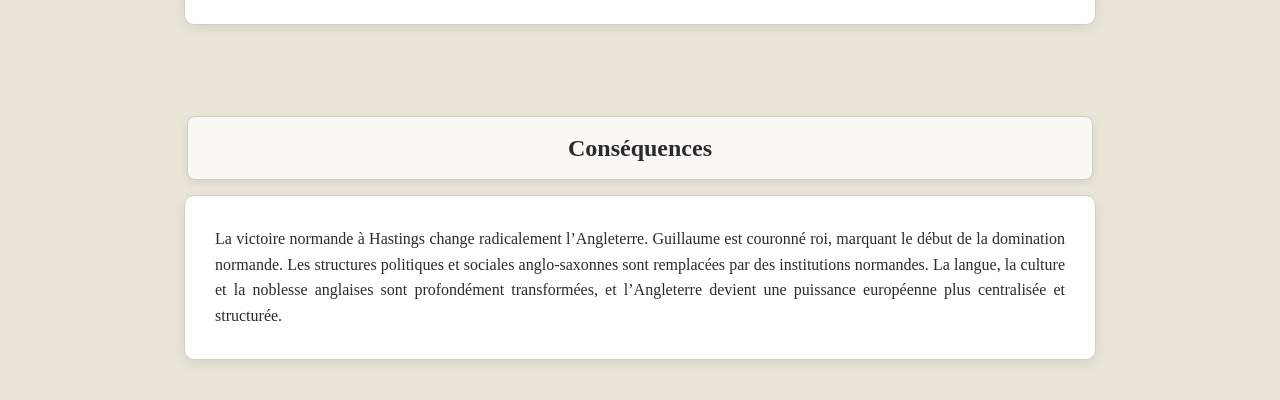
<file: pages_batailles/bataille-hastings.html>
<!DOCTYPE html>
<html lang="fr">
<head>
  <meta charset="UTF-8">
  <meta http-equiv="X-UA-Compatible" content="IE=edge">
  <meta name="viewport" content="width=device-width, initial-scale=1.0">
  <link rel="stylesheet" href="../css/style.css">
  <title>Great Battles Database - Bataille d'Hastings</title>
</head>
<body>
   <a href="../index.html" class="backbutton">← Retour à l’accueil</a>
  <h1>Bataille de Hastings</h1>
  <h2>- Conquète normande de l'Angleterre ( 1066 à 1075 ) -</h2>
  <div class="infoboard">14 octobre 1066</div>
  <div class="infoboard2"><b>Où ? : </b>Quelques kilomètre au nord de Hastings</div><br>
  <div class="faction-container">
    <div class="infoboardfaction1">
      <div><b>Duché de Normandie</b></div>
      <div>Vainqueur, Victoire décisive</div>
      <div>Commandant(s) : Guillaume le Conquérant</div>
      <div><b>~ 7000 hommes</b></div>
      <div>~ 2000 morts et bléssés</div>
    </div>
     <div class="infoboardfaction2">
      <div><b>Royaume d'Angleterre</b></div>
      <div>Vaincu</div>
      <div>Commandant(s) : Harold Godwinson</div>
      <div><b>~ 7000 à 8000 hommes</b></div>
      <div>~ 4000 à 5000 morts</div>
    </div>
  </div>
  <br>
  <h5>Contexte Historique</h5>
  <p>En 1066, le trône d’Angleterre est disputé après la mort d’Édouard le Confesseur. Harold Godwinson est couronné roi, mais Guillaume, duc de Normandie, revendique le trône en tant que parent proche du défunt roi. Après avoir traversé la Manche, Guillaume débarque en Angleterre avec son armée composée de cavalerie, d’infanterie et d’archers. Harold, épuisé par une marche depuis la défaite contre les Vikings à Stamford Bridge, doit affronter l’invasion normande presque immédiatement.</p>
  <br>
  <br>
  <h5>Deroulement</h5>
  <p>Le 14 octobre, Harold place son armée sur une colline, formant une solide “ligne de boucliers” pour résister aux attaques. Les Normands avancent prudemment, utilisant archers et infanterie pour tester les défenses. Les premières charges de cavalerie échouent face à la discipline anglo-saxonne.<br>
<br>
Guillaume fait alors preuve de ruse : certaines troupes simulent une retraite, attirant les Anglais hors de leur position défensive. Ces manœuvres provoquent des brèches dans la ligne de boucliers. La cavalerie normande exploite ces ouvertures et attaque les flancs, tandis que les archers harcèle les positions anglaises.<br>
<br>
La bataille se transforme en massacre lorsque Harold est touché par une flèche à l’œil, provoquant la désorganisation et la fuite de ses troupes. Les Normands consolident leur victoire, massacrent ou capturent la noblesse et prennent le contrôle du champ de bataille.</p>
  <br>
  <br>
  <h5>Conséquences</h5>
  <p>La victoire normande à Hastings change radicalement l’Angleterre. Guillaume est couronné roi, marquant le début de la domination normande. Les structures politiques et sociales anglo-saxonnes sont remplacées par des institutions normandes. La langue, la culture et la noblesse anglaises sont profondément transformées, et l’Angleterre devient une puissance européenne plus centralisée et structurée.</p>
</body>
</html>
</file>
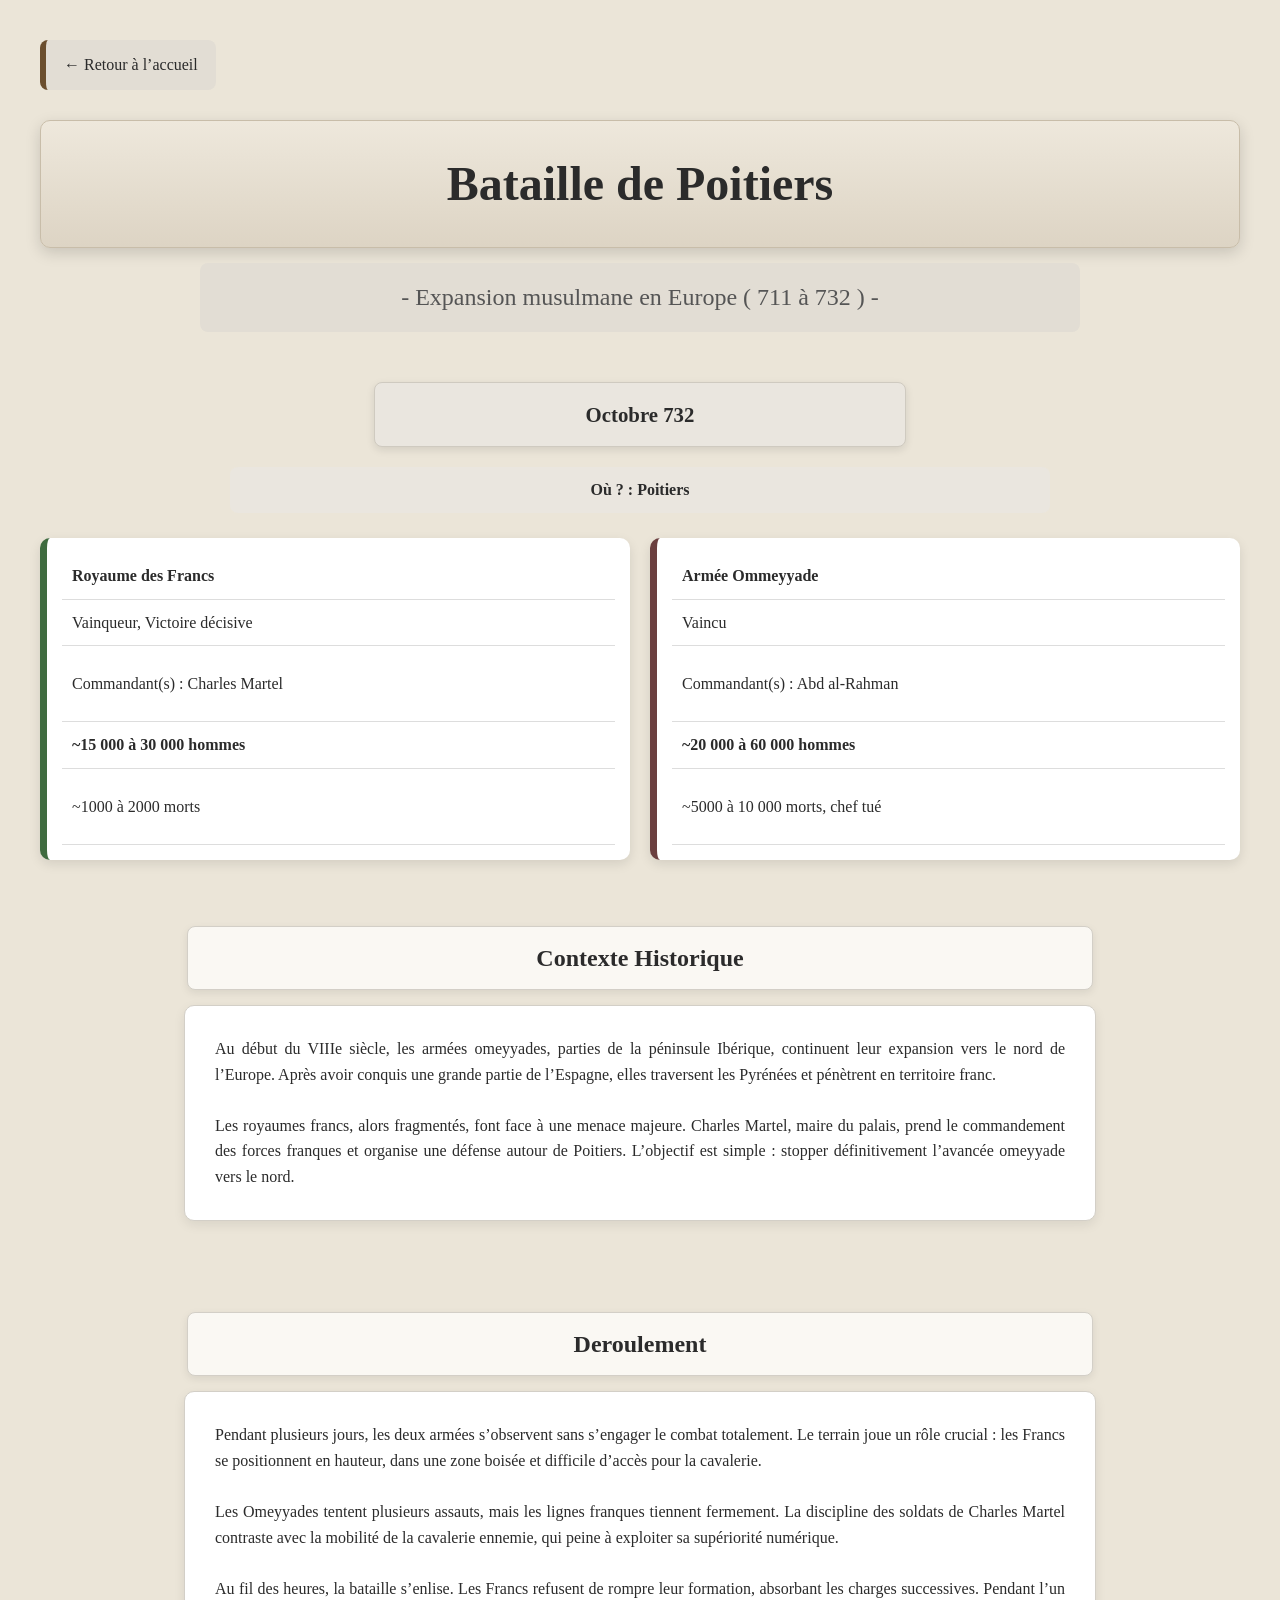
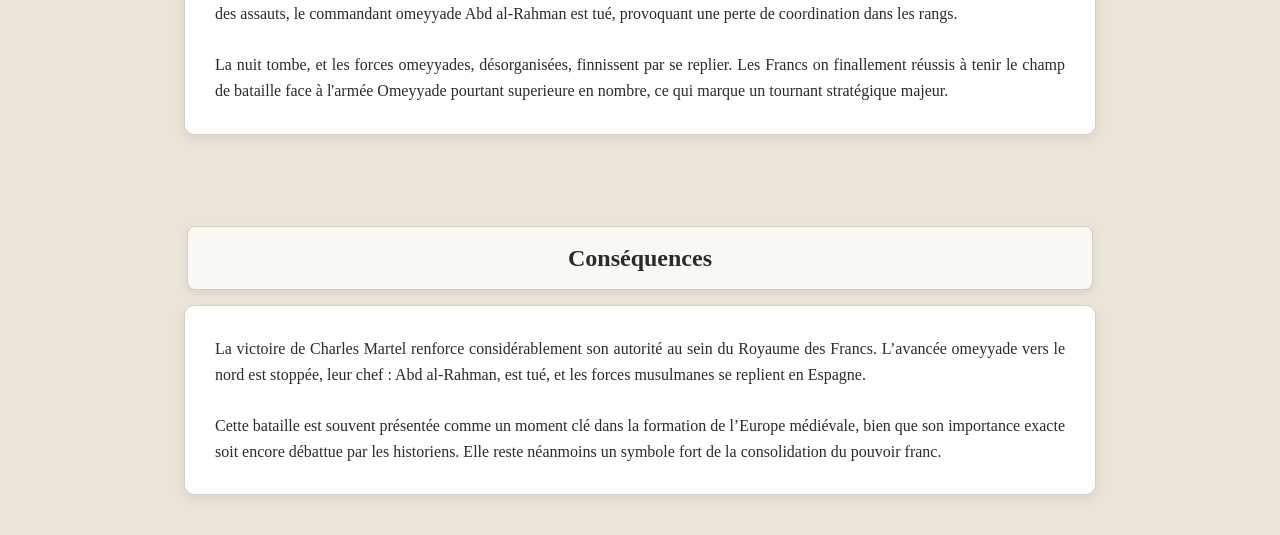
<file: pages_batailles/bataille-poitiers.html>
<!DOCTYPE html>
<html lang="fr">
<head>
  <meta charset="UTF-8">
  <meta http-equiv="X-UA-Compatible" content="IE=edge">
  <meta name="viewport" content="width=device-width, initial-scale=1.0">
  <link rel="stylesheet" href="../css/style.css">
  <title>Great Battles Database - Bataille de Poitiers</title>
</head>
<body>
  <a href="../index.html" class="backbutton">← Retour à l’accueil</a>
  <h1>Bataille de Poitiers</h1>
  <h2>- Expansion musulmane en Europe ( 711 à 732 ) -</h2>
  <div class="infoboard">Octobre 732</div>
  <div class="infoboard2"><b>Où ? : Poitiers</b></div><br>
  <div class="faction-container">
    <div class="infoboardfaction1">
      <div><b>Royaume des Francs</b></div>
      <div>Vainqueur, Victoire décisive</div>
      <div class="agrandir">Commandant(s) : Charles Martel</div>
      <div><b>~15 000 à 30 000 hommes</b></div>
      <div class="agrandir">~1000 à 2000 morts</div>
    </div>
     <div class="infoboardfaction2">
      <div><b>Armée Ommeyyade</b></div>
      <div>Vaincu</div>
      <div class="agrandir">Commandant(s) : Abd al-Rahman</div>
      <div><b>~20 000 à 60 000 hommes </b></div>
      <div class="agrandir">~5000 à 10 000 morts, chef tué </div>
    </div>
  </div>
  <br>
  <h5>Contexte Historique</h5>
  <p>Au début du VIIIe siècle, les armées omeyyades, parties de la péninsule Ibérique, continuent leur expansion vers le nord de l’Europe. Après avoir conquis une grande partie de l’Espagne, elles traversent les Pyrénées et pénètrent en territoire franc.<br>
<br>
Les royaumes francs, alors fragmentés, font face à une menace majeure. Charles Martel, maire du palais, prend le commandement des forces franques et organise une défense autour de Poitiers. L’objectif est simple : stopper définitivement l’avancée omeyyade vers le nord.</p>
  <br>
  <br>
  <h5>Deroulement</h5>
  <p>Pendant plusieurs jours, les deux armées s’observent sans s’engager le combat totalement. Le terrain joue un rôle crucial : les Francs se positionnent en hauteur, dans une zone boisée et difficile d’accès pour la cavalerie.<br>
<br>
Les Omeyyades tentent plusieurs assauts, mais les lignes franques tiennent fermement. La discipline des soldats de Charles Martel contraste avec la mobilité de la cavalerie ennemie, qui peine à exploiter sa supériorité numérique.<br>
<br>
Au fil des heures, la bataille s’enlise. Les Francs refusent de rompre leur formation, absorbant les charges successives. Pendant l’un des assauts, le commandant omeyyade Abd al-Rahman est tué, provoquant une perte de coordination dans les rangs.<br>
<br>
La nuit tombe, et les forces omeyyades, désorganisées, finnissent par se replier. Les Francs on finallement réussis à tenir le champ de bataille face à l'armée Omeyyade pourtant superieure en nombre, ce qui marque un tournant stratégique majeur.</p>
  <br>
  <br>
  <h5>Conséquences</h5>
  <p>La victoire de Charles Martel renforce considérablement son autorité au sein du Royaume des Francs. L’avancée omeyyade vers le nord est stoppée, leur chef : Abd al-Rahman, est tué, et les forces musulmanes se replient en Espagne.<br>
<br>
Cette bataille est souvent présentée comme un moment clé dans la formation de l’Europe médiévale, bien que son importance exacte soit encore débattue par les historiens. Elle reste néanmoins un symbole fort de la consolidation du pouvoir franc.</p>
</body>
</html>
</file>
<file: css/style.css>
/* =========================
   BASE DU SITE
========================= */

body {
  margin: 0;
  padding: 40px;
  font-family: "Georgia", "Times New Roman", serif;
  background: #ebe5d8;
  color: #2b2b2b;
  line-height: 1.6;
}


/* =========================
   TITRES
========================= */

h1 {
  text-align: center;
  font-size: 3em;
  background: linear-gradient(#eee8dc, #ddd4c4);
  padding: 25px;
  max-width: 1400px;
  margin: auto;
  border-radius: 10px;
  border: 1px solid #c8bda9;
  box-shadow: 0 5px 15px rgba(0,0,0,0.15);
}


h2 {
  text-align: center;
  font-weight: normal;
  color: #555;
  background-color: #e2ddd4;
  padding: 15px;
  max-width: 850px;
  margin: 15px auto 50px auto;
  border-radius: 8px;
}


h3 {
  margin: 0;
}


h4 {
  margin: 0;
}


h5 {
  text-align: center;
  font-size: 1.5em;
  max-width: 880px;
  margin: 40px auto 15px auto;
  padding: 12px;

  background: #faf8f3;
  border-radius: 8px;
  border: 1px solid #d3cfc7;

  box-shadow: 0 3px 8px rgba(0,0,0,0.08);
}


h6 {
  text-align: center;
  font-weight: normal;
  color: #666;
  font-size: 0.95em;
}


/* =========================
   TEXTES
========================= */

p {
  max-width: 850px;
  margin: auto;

  background: #ffffff;
  padding: 30px;

  text-align: justify;

  border-radius: 10px;
  border: 1px solid #d3cfc7;

  box-shadow: 0 4px 12px rgba(0,0,0,0.08);
}


/* =========================
   BOUTONS BATAILLES
========================= */

.themebutton {

  max-width: 500px;
  margin: 20px auto;

  padding: 18px;

  background: #e2ddd4;

  border-left: 7px solid #6b4e2e;
  border-radius: 8px;

  box-shadow: 0 4px 10px rgba(0,0,0,0.12);

  transition: 0.25s;
}


.themebutton:hover {

  transform: translateX(8px);

  background: #d8cfbf;

  box-shadow: 0 6px 15px rgba(0,0,0,0.18);
}


.themebutton a {

  text-decoration: none;
  color: #2b2b2b;

}


/* =========================
   FOOTER LEGAL
========================= */

.legaltoolsbutton {

  text-align: center;

  max-width: 1400px;

  padding: 5px;

  background: #ffffff;

  border-radius: 5px;
}


.legaltoolsbutton a {

  color: #555;
  text-decoration: none;

}


.legaltoolsbutton a:hover {

  text-decoration: underline;

}


/* --- Message site en développement --- */

.development-message {
  max-width: 800px;
  margin: 30px auto;
  padding: 20px 25px;

  background: #eee4d2;

  border: 2px solid #8b6f47;
  border-left: 8px solid #6b4e2e;

  border-radius: 10px;

  text-align: center;
  font-size: 1.1em;
  font-style: italic;

  color: #3b3025;

  box-shadow: 0 5px 12px rgba(0,0,0,0.15);

  transition: 0.3s;
}


.development-message:hover {

  transform: scale(1.02);

  box-shadow: 0 8px 18px rgba(0,0,0,0.2);

}


/* =========================
   RETOUR
========================= */

.backbutton {

  display: inline-block;

  margin-bottom: 30px;

  padding: 12px 18px;

  background: #e2ddd4;

  color: #2b2b2b;

  text-decoration: none;

  border-radius: 8px;

  border-left: 6px solid #6b4e2e;

  transition: 0.25s;

}


.backbutton:hover {

  background: #d6cfc2;

  transform: translateX(-5px);

}


/* =========================
   INFO PRINCIPALE
========================= */

.infoboard {

  max-width: 500px;

  margin: 20px auto;

  padding: 15px;

  text-align: center;

  font-size: 1.3em;
  font-weight: bold;

  background: #eae6df;

  border-radius: 8px;

  border: 1px solid #cfcac0;

  box-shadow: 0 3px 8px rgba(0,0,0,0.1);

}



.infoboard2 {

  max-width: 800px;

  margin: auto;

  padding: 10px;

  text-align:center;

  background:#eae6df;

  border-radius:8px;

}



/* =========================
   FACTIONS
========================= */


.faction-container {

  display:flex;

  justify-content:center;

  gap:20px;

  flex-wrap:wrap;

}



.infoboardfaction1,
.infoboardfaction2 {


  flex:1 1 300px;

  padding:15px;

  background:white;

  border-radius:10px;

  box-shadow:0 4px 12px rgba(0,0,0,0.1);

}



.infoboardfaction1 > div,
.infoboardfaction2 > div {

  display:flex;

  justify-content:space-between;

  padding:10px;

  border-bottom:1px solid #ddd;

}


.infoboardfaction1 {

  border-left:7px solid #3f6b3f;

}


.infoboardfaction2 {

  border-left:7px solid #6b3f3f;

}



/* =========================
   AGRANDIR
========================= */


.agrandir {

  min-height:55px;

  display:flex;

  align-items:center;

}



/* =========================
   MOBILE
========================= */


@media(max-width:700px){

body{

padding:20px;

}


h1{

font-size:2em;

}


.faction-container{

flex-direction:column;

}

}
</file>
